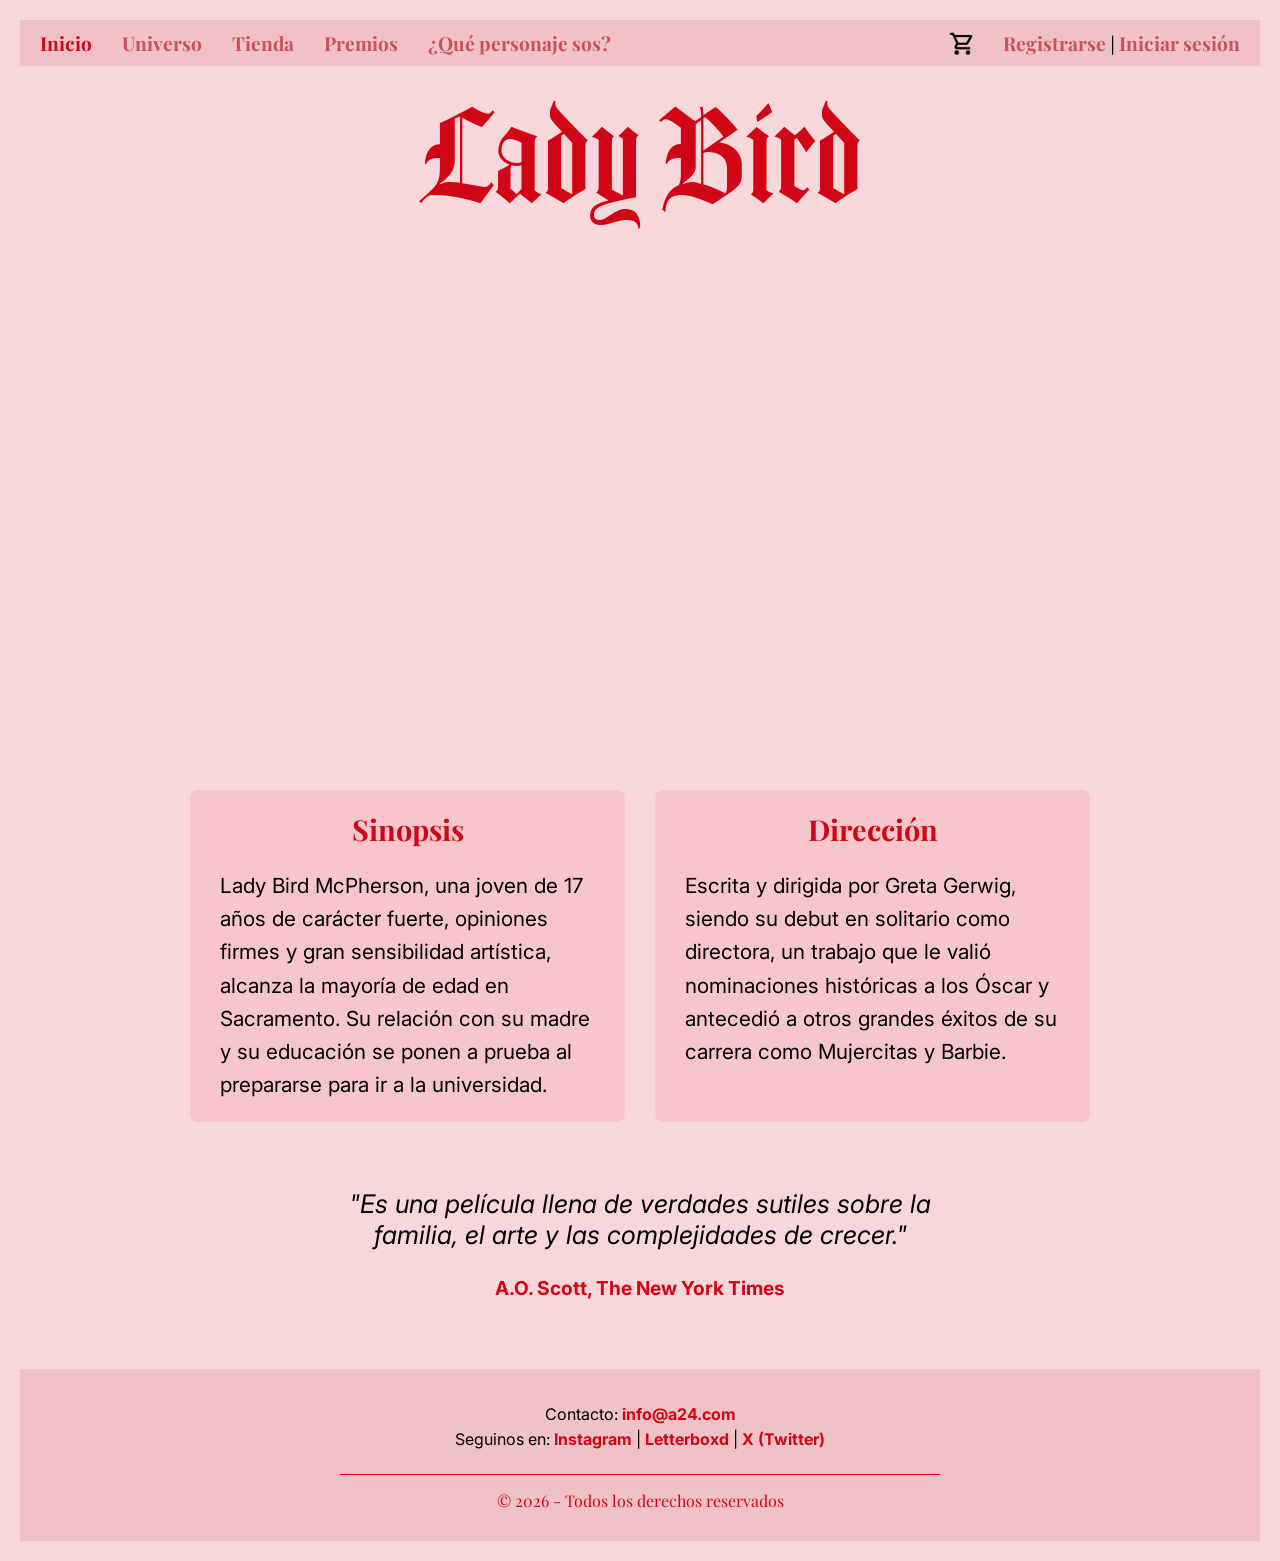
<file: index.html>
<!DOCTYPE html:5>
<html>
  <head>
    <title>Lady bird</title>
    <link rel="preconnect" href="https://fonts.googleapis.com">
<link rel="preconnect" href="https://fonts.gstatic.com" crossorigin>
<link href="https://fonts.googleapis.com/css2?family=UnifrakturCook:wght@700&display=swap" rel="stylesheet">
  <link rel="preconnect" href="https://fonts.googleapis.com">
<link rel="preconnect" href="https://fonts.gstatic.com" crossorigin>
<link href="https://fonts.googleapis.com/css2?family=Playfair+Display:ital,wght@0,400..900;1,400..900&display=swap" rel="stylesheet">
<link rel="preconnect" href="https://fonts.googleapis.com">
<link rel="preconnect" href="https://fonts.gstatic.com" crossorigin>
<link href="https://fonts.googleapis.com/css2?family=Inter:ital,opsz,wght@0,14..32,100..900;1,14..32,100..900&display=swap" rel="stylesheet">
 <link rel="stylesheet" type="text/css" href="./styles.css">
</head>

<body>
  <header>
    <button class="menu-toggle" id="menu-toggle" onclick="toggleMenu()">
        ☰
      </button>

    <nav class="header-izquierda" id="nav-links">
      <a href="index.html" class="usando">Inicio</a>
      <a href="universo.html">Universo</a>
      <a href="tienda.html">Tienda</a>
      <a href="premios.html">Premios</a>
      <a href="Quiz.html">¿Qué personaje sos?</a>
    </nav>
    
    <nav class="header-derecha">
      <a href="#" class="carrito-link">
        <img src="carrito.png" alt="Carrito" class="icono-carrito">
      </a>
      
      <span id="zona-usuario">
        <span id="botones-ingreso">
          <a href="#" onclick="abrirRegistro()">Registrarse</a> | <a href="#" onclick="abrirLogin()">Iniciar sesión</a>
        </span>
        
        <span id="mensaje-bienvenida" style="display: none;">
          <span id="texto-hola" style="font-family:'Inter', serif; font-weight: bold;"></span> | 
          <a href="#" onclick="cerrarSesion()">Cerrar sesión</a>
        </span>
      </span>
    </nav>
    
    <div id="popup-login" class="popup recuadro-caja" style="display: none;">
      <h3 style="color:#d00515; font-family:'Playfair Display', serif;">Iniciar Sesión</h3>
      <p style="font-family:'Inter', serif; margin-bottom: 5px;">Tu Nombre:</p>
      <input type="text" id="login-nombre" placeholder="Ej: Valentina" style="margin-bottom: 15px; padding: 5px; width: 100%;">
      <button onclick="procesarLogin()" class="boton-cerrar">Ingresar</button>
      <button onclick="cerrarPopups()" class="boton-cerrar" style="background-color: #333;">Cancelar</button>
      <p style="margin-top: 15px; font-family:'Inter', serif; font-size: 14px;">
        ¿No tenés cuenta? <a href="#" onclick="abrirRegistro()">Registrate acá</a>
      </p>
    </div>
    
    <div id="popup-registro" class="popup recuadro-caja" style="display: none;">
      <h3 style="color:#d00515; font-family:'Playfair Display', serif;">Registrarse</h3>
      <p style="font-family:'Inter', serif; margin-bottom: 5px;">Tu Nombre:</p>
      <input type="text" id="registro-nombre" placeholder="Ej: Valentina" style="margin-bottom: 15px; padding: 5px; width: 100%;">
      <p style="font-family:'Inter', serif; margin-bottom: 5px;">Tu Email:</p>
      <input type="email" id="registro-email" placeholder="lady@bird.com" style="margin-bottom: 15px; padding: 5px; width: 100%;">
      <button onclick="procesarRegistro()" class="boton-cerrar">Crear cuenta</button>
      <button onclick="cerrarPopups()" class="boton-cerrar" style="background-color: #333;">Cancelar</button>
    </div>
</header>
        
  <h1>Lady Bird</h1>
        <section>
          <div class="videocontainer">
            <iframe width="560" height="315" src="https://www.youtube.com/embed/cNi_HC839Wo?si=P9uXGLhVDMvvc04c&amp;controls=0" title="YouTube video player" frameborder="0" allow="accelerometer; autoplay; clipboard-write; encrypted-media; gyroscope; picture-in-picture; web-share" referrerpolicy="strict-origin-when-cross-origin" allowfullscreen></iframe>
        </section>
      <section class="info-dos-columnas">
        <div class="columna recuadro-caja">
          <h2>Sinopsis</h2>
          <p>Lady Bird McPherson, una joven de 17 años de carácter fuerte, opiniones firmes y gran sensibilidad artística, alcanza la mayoría de edad en Sacramento. Su relación con su madre y su educación se ponen a prueba al prepararse para ir a la universidad.</p>
        </div>
        <div class="columna recuadro-caja">
          <h2>Dirección</h2>
          <p>Escrita y dirigida por Greta Gerwig, siendo su debut en solitario como directora, un trabajo que le valió nominaciones históricas a los Óscar y antecedió a otros grandes éxitos de su carrera como Mujercitas y Barbie.</p>
        </div>
      </section>
      <section class="seccion-cita">
        <div class="cita-critica">
          <p class="texto-cita">"Es una película llena de verdades sutiles sobre la familia, el arte y las complejidades de crecer."</p>
          <p class="autor-cita">A.O. Scott, The New York Times</p>
        </div>
      </section>
      <footer class="footer-copyright">
        <div class="info-contacto">
        <p>Contacto: <a href="mailto:info@a24.com">info@a24.com</a></p>
        <p>Seguinos en: 
            <a href="https://www.instagram.com/ladybirdmovie/" target="_blank">Instagram</a> | 
            <a href="https://letterboxd.com/film/lady-bird/" target="_blank">Letterboxd</a> | 
            <a href="https://twitter.com/LadyBirdMovie" target="_blank">X (Twitter)</a>
        </p>
      </div>
        <p class="legales">© 2026 - Todos los derechos reservados</p>
      </footer>
      
      <script src="script.js"></script>
      </div>
      </body>
</html>
</file>
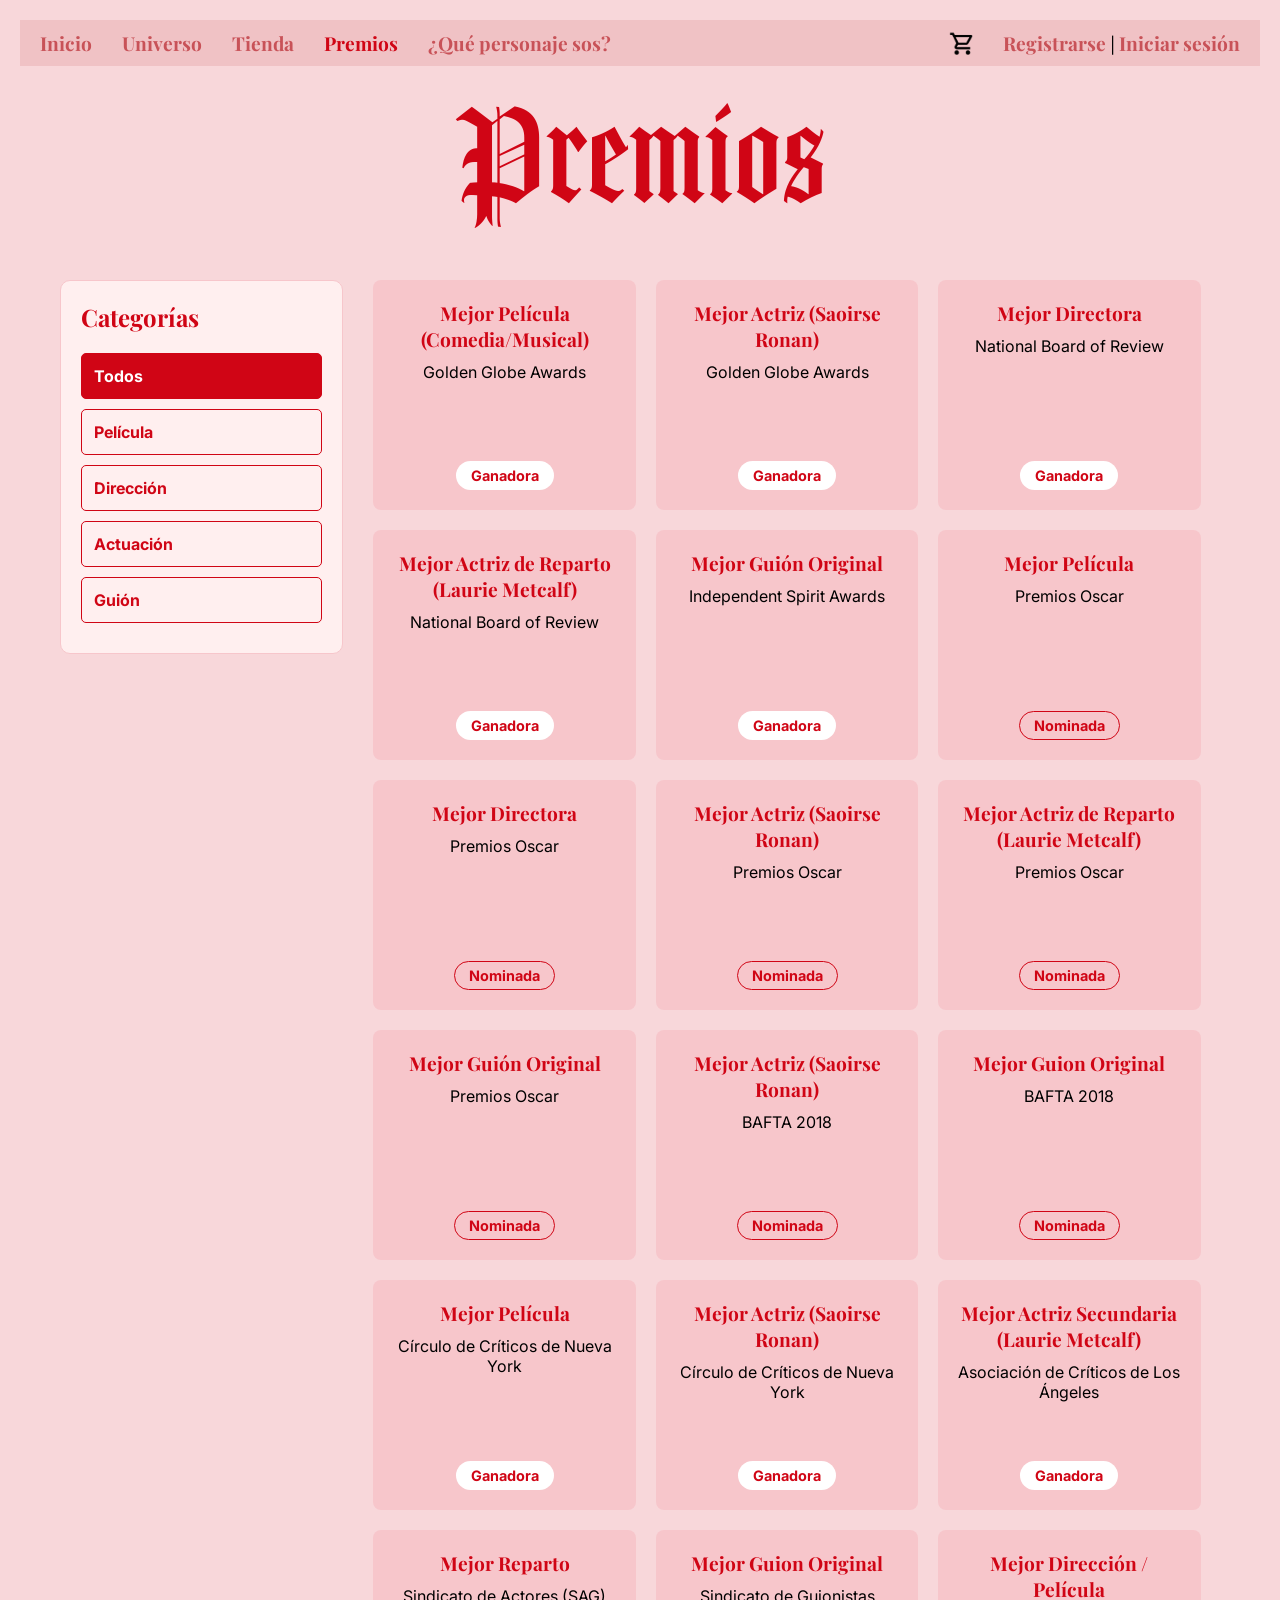
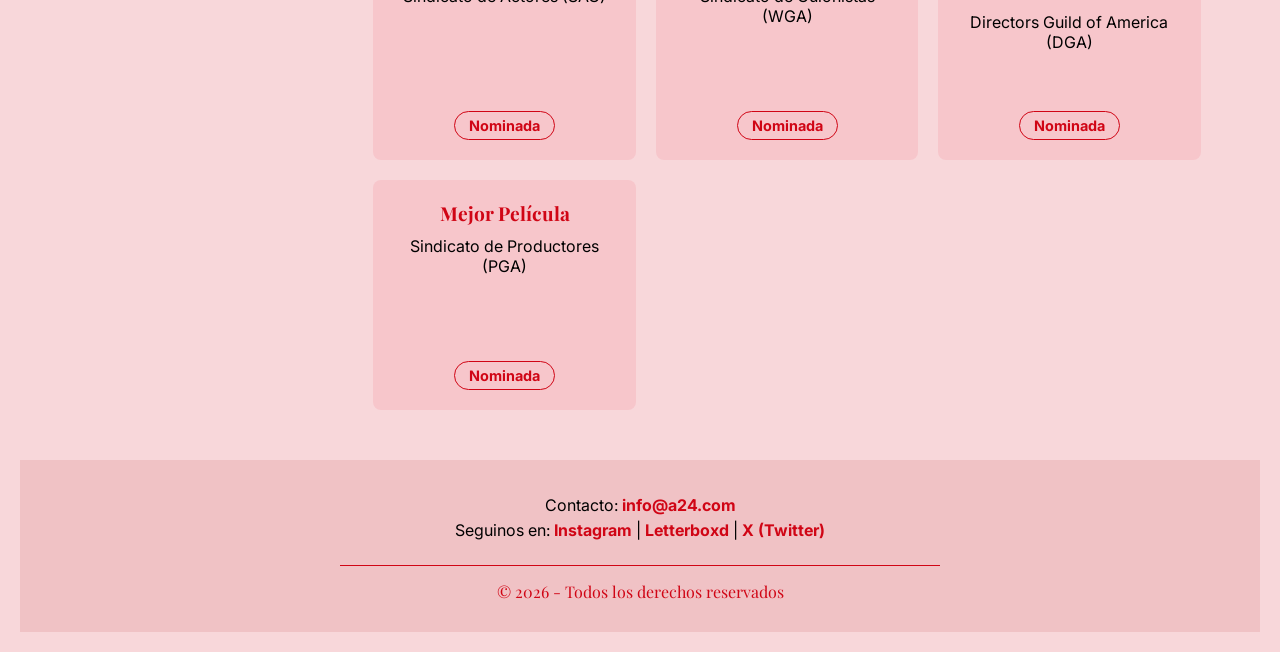
<file: premios.html>
<!DOCTYPE html:5>
<html>
    <head>
        <title> El universo de la pelicula</title>
         <link rel="stylesheet" href="styles.css">
         <link rel="preconnect" href="https://fonts.googleapis.com">
<link rel="preconnect" href="https://fonts.gstatic.com" crossorigin>
<link href="https://fonts.googleapis.com/css2?family=UnifrakturCook:wght@700&display=swap" rel="stylesheet">
  <link rel="preconnect" href="https://fonts.googleapis.com">
<link rel="preconnect" href="https://fonts.gstatic.com" crossorigin>
<link href="https://fonts.googleapis.com/css2?family=Playfair+Display:ital,wght@0,400..900;1,400..900&display=swap" rel="stylesheet">
<link rel="preconnect" href="https://fonts.googleapis.com">
<link rel="preconnect" href="https://fonts.gstatic.com" crossorigin>
<link href="https://fonts.googleapis.com/css2?family=Inter:ital,opsz,wght@0,14..32,100..900;1,14..32,100..900&display=swap" rel="stylesheet">
    </head>
    <body>
        <header>
          <button class="menu-toggle" id="menu-toggle" onclick="toggleMenu()">
            ☰
          </button>

    <nav class="header-izquierda" id="nav-links">
                 <a href="index.html">Inicio</a>
                 <a href="universo.html">Universo</a>
                 <a href="tienda.html">Tienda</a>
                 <a href="premios.html" class="usando">Premios</a>
                 <a href="Quiz.html">¿Qué personaje sos?</a>
            </nav>
         <nav class="header-derecha">
        <a href="#" class="carrito-link">
          <img src="carrito.png" alt="Carrito" class="icono-carrito">
        </a>
      <span id="zona-usuario">
        <span id="botones-ingreso">
          <a href="#" onclick="abrirRegistro()">Registrarse</a> | <a href="#" onclick="abrirLogin()">Iniciar sesión</a>
        </span>
        
        <span id="mensaje-bienvenida" style="display: none;">
          <span id="texto-hola" style="font-family:'Inter', serif; font-weight: bold;"></span> | 
          <a href="#" onclick="cerrarSesion()">Cerrar sesión</a>
        </span>
      </span>
    </nav>
    
    <div id="popup-login" class="popup recuadro-caja" style="display: none;">
      <h3 style="color:#d00515; font-family:'Playfair Display', serif;">Iniciar Sesión</h3>
      <p style="font-family:'Inter', serif; margin-bottom: 5px;">Tu Nombre:</p>
      <input type="text" id="login-nombre" placeholder="Ej: Valentina" style="margin-bottom: 15px; padding: 5px; width: 100%;">
      <button onclick="procesarLogin()" class="boton-cerrar">Ingresar</button>
      <button onclick="cerrarPopups()" class="boton-cerrar" style="background-color: #333;">Cancelar</button>
      <p style="margin-top: 15px; font-family:'Inter', serif; font-size: 14px;">
        ¿No tenés cuenta? <a href="#" onclick="abrirRegistro()">Registrate acá</a>
      </p>
    </div>
    
    <div id="popup-registro" class="popup recuadro-caja" style="display: none;">
      <h3 style="color:#d00515; font-family:'Playfair Display', serif;">Registrarse</h3>
      <p style="font-family:'Inter', serif; margin-bottom: 5px;">Tu Nombre:</p>
      <input type="text" id="registro-nombre" placeholder="Ej: Valentina" style="margin-bottom: 15px; padding: 5px; width: 100%;">
      <p style="font-family:'Inter', serif; margin-bottom: 5px;">Tu Email:</p>
      <input type="email" id="registro-email" placeholder="lady@bird.com" style="margin-bottom: 15px; padding: 5px; width: 100%;">
      <button onclick="procesarRegistro()" class="boton-cerrar">Crear cuenta</button>
      <button onclick="cerrarPopups()" class="boton-cerrar" style="background-color: #333;">Cancelar</button>
    </div>
  </header>
        
        <h1>Premios</h1>
        <input type="radio" id="filtro-todos" name="premios" checked>
        <input type="radio" id="filtro-pelicula" name="premios">
        <input type="radio" id="filtro-direccion" name="premios">
        <input type="radio" id="filtro-actuacion" name="premios">
        <input type="radio" id="filtro-guion" name="premios">
        
        <section class="seccion-premios">
          <aside class="panel-filtros">
            <h3>Categorías</h3>
            <label for="filtro-todos" class="filtro-btn">Todos</label>
            <label for="filtro-pelicula" class="filtro-btn">Película</label>
            <label for="filtro-direccion" class="filtro-btn">Dirección</label>
            <label for="filtro-actuacion" class="filtro-btn">Actuación</label>
            <label for="filtro-guion" class="filtro-btn">Guión</label>
          </aside>
          
      <div class="contenedor-tarjetas-premios">   
      <div class="tarjeta-premio" data-categoria="pelicula">
          <div class="tarjeta-interior">
            <div class="tarjeta-frente">
                <h3>Mejor Película (Comedia/Musical)</h3>
                <p>Golden Globe Awards</p>
                <span class="etiqueta-premio">Ganadora</span>
            </div>
            
            <div class="tarjeta-dorso">
                <p>Superó a grandes éxitos de taquilla y crítica en su año, como 'The Greatest Showman' y 'Get Out'.</p>
            </div>
        </div>
      </div>

    <div class="tarjeta-premio" data-categoria="actuacion">
      <div class="tarjeta-interior">
        <div class="tarjeta-frente">
          <h3>Mejor Actriz (Saoirse Ronan)</h3>
          <p>Golden Globe Awards</p>
          <span class="etiqueta-premio">Ganadora</span>
        </div>
        
        <div class="tarjeta-dorso">
          <p>Saoirse brilló en la gala y dio su discurso de agradecimiento mientras su madre la miraba por FaceTime.</p>
        </div>
      </div>
    </div>

    <div class="tarjeta-premio" data-categoria="direccion">
      <div class="tarjeta-interior">
        <div class="tarjeta-frente">
          <h3>Mejor Directora</h3>
          <p>National Board of Review</p>
          <span class="etiqueta-premio">Ganadora</span>
        </div>
        
        <div class="tarjeta-dorso">
          <p>Un reconocimiento histórico y clave que validó el debut de Greta Gerwig como directora en solitario.</p>
        </div>
      </div>
    </div>

    <div class="tarjeta-premio" data-categoria="actuacion">
      <div class="tarjeta-interior">
        <div class="tarjeta-frente">
          <h3>Mejor Actriz de Reparto (Laurie Metcalf)</h3>
          <p>National Board of Review</p>
          <span class="etiqueta-premio">Ganadora</span>
        </div>
        
        <div class="tarjeta-dorso">
          <p>La crítica destacó la química innegable, caótica y real entre Laurie Metcalf y Saoirse Ronan.</p>
        </div>
      </div>
    </div>

    <div class="tarjeta-premio" data-categoria="guion">
      <div class="tarjeta-interior">
        <div class="tarjeta-frente">
          <h3>Mejor Guión Original</h3>
          <p>Independent Spirit Awards</p>
          <span class="etiqueta-premio">Ganadora</span>
        </div>
        
        <div class="tarjeta-dorso">
          <p>El premio más prestigioso del cine independiente norteamericano coronó los diálogos de la película.</p>
        </div>
      </div>
    </div>

    <div class="tarjeta-premio" data-categoria="pelicula">
      <div class="tarjeta-interior">
        <div class="tarjeta-frente">
          <h3>Mejor Película</h3>
          <p>Premios Oscar</p>
          <span class="etiqueta-nominacion">Nominada</span>
        </div>
        
      <div class="tarjeta-dorso">
        <p>Llegó a la gala como una de las películas más aclamadas de 2017, con un histórico 99% en Rotten Tomatoes.</p>
      </div>
    </div>
  </div>

    <div class="tarjeta-premio" data-categoria="direccion">
      <div class="tarjeta-interior">
        <div class="tarjeta-frente">
          <h3>Mejor Directora</h3>
          <p>Premios Oscar</p>
          <span class="etiqueta-nominacion">Nominada</span>
        </div>
        <div class="tarjeta-dorso">
          <p>Greta Gerwig hizo historia al ser apenas la quinta mujer nominada en esta categoría en 90 años de los premios.</p>
        </div>
      </div>
    </div>

    <div class="tarjeta-premio" data-categoria="actuacion">
      <div class="tarjeta-interior">
        <div class="tarjeta-frente">
          <h3>Mejor Actriz (Saoirse Ronan)</h3>
          <p>Premios Oscar</p>
          <span class="etiqueta-nominacion">Nominada</span>
        </div>
        
        <div class="tarjeta-dorso">
          <p>Esta fue la tercera nominación al Oscar en la carrera de Saoirse, quien apenas tenía 23 años de edad.</p>
        </div>
      </div>
    </div>

    <div class="tarjeta-premio" data-categoria="actuacion">
      <div class="tarjeta-interior">
        <div class="tarjeta-frente">
          <h3>Mejor Actriz de Reparto (Laurie Metcalf)</h3>
          <p>Premios Oscar</p>
          <span class="etiqueta-nominacion">Nominada</span>
        </div>
        
        <div class="tarjeta-dorso">
          <p>El profundo y complejo papel de Marion McPherson consolidó a Laurie Metcalf como una fuerza del cine.</p>
        </div>
      </div>
    </div>

    <div class="tarjeta-premio" data-categoria="guion">
      <div class="tarjeta-interior">
        <div class="tarjeta-frente">
          <h3>Mejor Guión Original</h3>
          <p>Premios Oscar</p>
          <span class="etiqueta-nominacion">Nominada</span>
        </div>
        
        <div class="tarjeta-dorso">
          <p>El primer borrador escrito por Greta tenía más de 350 páginas y tomaba inspiración de su vida en Sacramento.</p>
        </div>
      </div>
    </div>

    <div class="tarjeta-premio" data-categoria="actuacion">
      <div class="tarjeta-interior">
        <div class="tarjeta-frente">
          <h3>Mejor Actriz (Saoirse Ronan)</h3>
          <p>BAFTA 2018</p>
          <span class="etiqueta-nominacion">Nominada</span>
        </div>
        
        <div class="tarjeta-dorso">
          <p>Nominación de peso en los premios más prestigiosos entregados por la academia de cine británica.</p>
        </div>
      </div>
    </div>

    <div class="tarjeta-premio" data-categoria="guion">
      <div class="tarjeta-interior">
        <div class="tarjeta-frente">
          <h3>Mejor Guion Original</h3>
          <p>BAFTA 2018</p>
          <span class="etiqueta-nominacion">Nominada</span>
        </div>
        
        <div class="tarjeta-dorso">
          <p>Reconocimiento internacional al guion profundamente personal e íntimo estructurado por Gerwig.</p>
        </div>
      </div>
    </div>

    <div class="tarjeta-premio" data-categoria="pelicula">
      <div class="tarjeta-interior">
        <div class="tarjeta-frente">
          <h3>Mejor Película</h3>
          <p>Círculo de Críticos de Nueva York</p>
          <span class="etiqueta-premio">Ganadora</span>
        </div>
        
        <div class="tarjeta-dorso">
          <p>Los exigentes críticos neoyorquinos eligieron a Lady Bird como la obra cinematográfica indiscutida del año.</p>
        </div>
      </div>
    </div>

    <div class="tarjeta-premio" data-categoria="actuacion">
      <div class="tarjeta-interior">
        <div class="tarjeta-frente">
          <h3>Mejor Actriz (Saoirse Ronan)</h3>
          <p>Círculo de Críticos de Nueva York</p>
          <span class="etiqueta-premio">Ganadora</span>
        </div>
        <div class="tarjeta-dorso">
          <p>Saoirse fue galardonada por una de las asociaciones de críticos de cine más antiguas e influyentes del país.</p>
        </div>
      </div>
    </div>

    <div class="tarjeta-premio" data-categoria="actuacion">
      <div class="tarjeta-interior">
        <div class="tarjeta-frente">
          <h3>Mejor Actriz Secundaria (Laurie Metcalf)</h3>
          <p>Asociación de Críticos de Los Ángeles</p>
          <span class="etiqueta-premio">Ganadora</span>
        </div>
        
        <div class="tarjeta-dorso">
          <p>La crítica de Los Ángeles se rindió ante la interpretación maternal, estricta y amorosa de Metcalf.</p>
        </div>
      </div>
    </div>

    <div class="tarjeta-premio" data-categoria="actuacion">
      <div class="tarjeta-interior">
        <div class="tarjeta-frente">
          <h3>Mejor Reparto</h3>
          <p>Sindicato de Actores (SAG)</p>
          <span class="etiqueta-nominacion">Nominada</span>
        </div>
        
        <div class="tarjeta-dorso">
          <p>Todo el elenco, incluyendo a Beanie Feldstein y Timothée Chalamet, fue celebrado por sus propios pares.</p>
        </div>
      </div>
    </div>

    <div class="tarjeta-premio" data-categoria="guion">
      <div class="tarjeta-interior">
        <div class="tarjeta-frente">
          <h3>Mejor Guion Original</h3>
          <p>Sindicato de Guionistas (WGA)</p>
          <span class="etiqueta-nominacion">Nominada</span>
        </div>
        <div class="tarjeta-dorso">
          <p>El sindicato de escritores la reconoció por sus diálogos ágiles, su humor realista y su gran carga emotiva.</p>
        </div>
      </div>
    </div>

    <div class="tarjeta-premio" data-categoria="direccion">
      <div class="tarjeta-interior">
        <div class="tarjeta-frente">
          <h3>Mejor Dirección / Película</h3>
          <p>Directors Guild of America (DGA)</p>
          <span class="etiqueta-nominacion">Nominada</span>
        </div>
        
        <div class="tarjeta-dorso">
          <p>Greta logró meterse en el exclusivísimo y exigente club del sindicato de directores con su obra prima.</p>
        </div>
      </div>
    </div>

    <div class="tarjeta-premio" data-categoria="pelicula">
      <div class="tarjeta-interior">
        <div class="tarjeta-frente">
          <h3>Mejor Película</h3>
          <p>Sindicato de Productores (PGA)</p>
          <span class="etiqueta-nominacion">Nominada</span>
        </div>
        
        <div class="tarjeta-dorso">
          <p>Un premio que reconoció la excelente visión y producción del estudio A24 durante toda la temporada.</p>
        </div>
      </div>
    </div>
</div>
        </section>
        <footer class="footer-copyright">
          <div class="info-contacto">
            <p>Contacto: <a href="mailto:info@a24.com">info@a24.com</a></p>
            <p>Seguinos en: 
              <a href="https://www.instagram.com/ladybirdmovie/" target="_blank">Instagram</a> | 
              <a href="https://letterboxd.com/film/lady-bird/" target="_blank">Letterboxd</a> | 
              <a href="https://twitter.com/LadyBirdMovie" target="_blank">X (Twitter)</a>
            </p>
          </div>
        <p class="legales">© 2026 - Todos los derechos reservados</p>
       </footer>
       
       <script src="script.js"></script>
    </body>
</html>
</file>
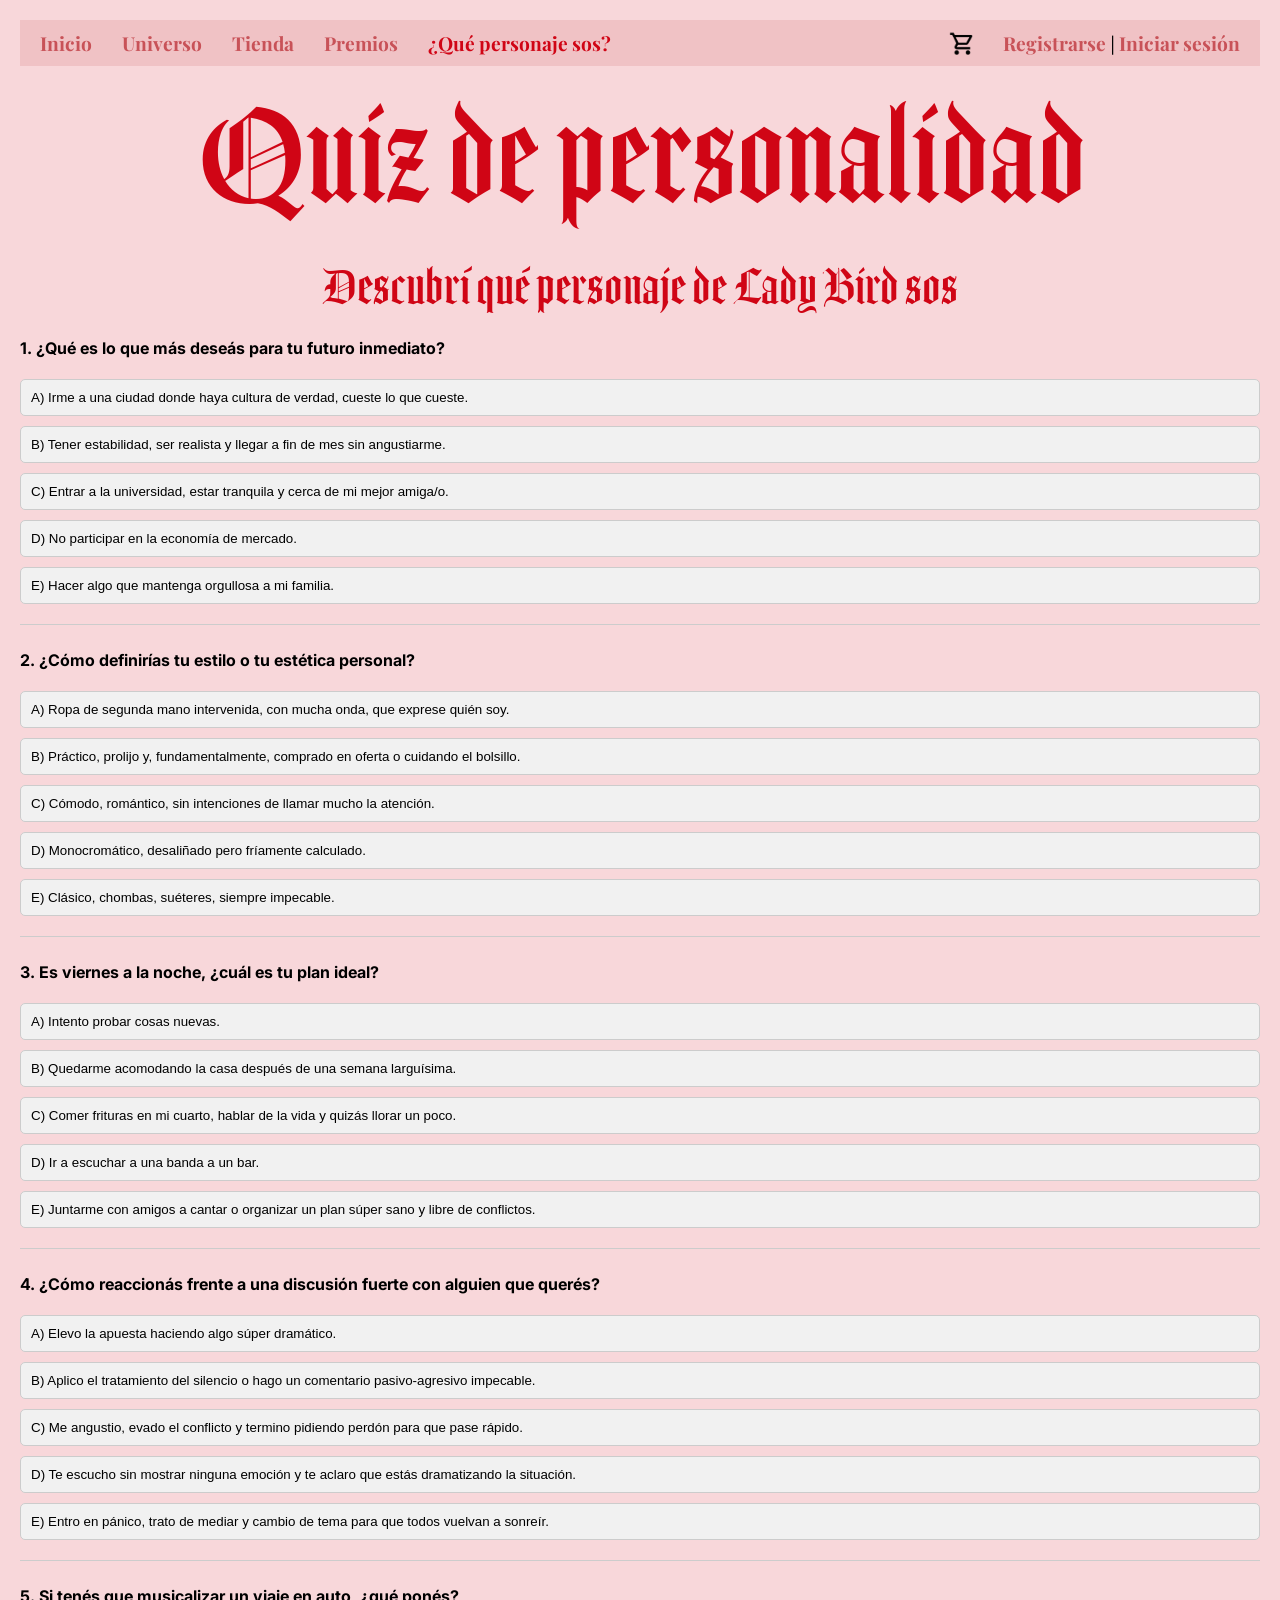
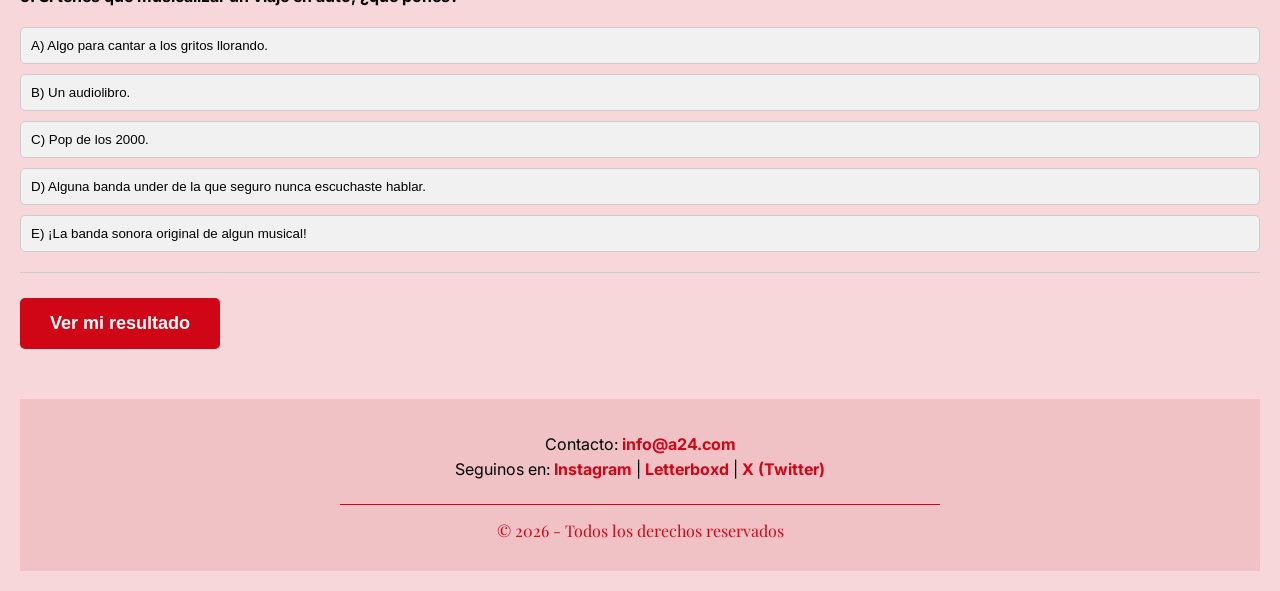
<file: Quiz.html>
<!DOCTYPE html:5>
<html>
    <head>
        <title> Quiz Lady Bird</title>
         <link rel="stylesheet" href="styles.css">
         <link rel="preconnect" href="https://fonts.googleapis.com">
<link rel="preconnect" href="https://fonts.gstatic.com" crossorigin>
<link href="https://fonts.googleapis.com/css2?family=UnifrakturCook:wght@700&display=swap" rel="stylesheet">
  <link rel="preconnect" href="https://fonts.googleapis.com">
<link rel="preconnect" href="https://fonts.gstatic.com" crossorigin>
<link href="https://fonts.googleapis.com/css2?family=Playfair+Display:ital,wght@0,400..900;1,400..900&display=swap" rel="stylesheet">
<link rel="preconnect" href="https://fonts.googleapis.com">
<link rel="preconnect" href="https://fonts.gstatic.com" crossorigin>
<link href="https://fonts.googleapis.com/css2?family=Inter:ital,opsz,wght@0,14..32,100..900;1,14..32,100..900&display=swap" rel="stylesheet">
    </head>
    <body>
        <header>
          <button class="menu-toggle" id="menu-toggle" onclick="toggleMenu()">
            ☰
          </button>

    <nav class="header-izquierda" id="nav-links">
                 <a href="index.html">Inicio</a>
                 <a href="universo.html">Universo</a>
                 <a href="tienda.html">Tienda</a>
                 <a href="premios.html">Premios</a>
                 <a href="Quiz.html" class="usando">¿Qué personaje sos?</a>
            </nav>
         <nav class="header-derecha">
        <a href="#" class="carrito-link">
          <img src="carrito.png" alt="Carrito" class="icono-carrito">
        </a>
     <span id="zona-usuario">
        <span id="botones-ingreso">
          <a href="#" onclick="abrirRegistro()">Registrarse</a> | <a href="#" onclick="abrirLogin()">Iniciar sesión</a>
        </span>
        
        <span id="mensaje-bienvenida" style="display: none;">
          <span id="texto-hola" style="font-family:'Inter', serif; font-weight: bold;"></span> | 
          <a href="#" onclick="cerrarSesion()">Cerrar sesión</a>
        </span>
      </span>
    </nav>
    
    <div id="popup-login" class="popup recuadro-caja" style="display: none;">
      <h3 style="color:#d00515; font-family:'Playfair Display', serif;">Iniciar Sesión</h3>
      <p style="font-family:'Inter', serif; margin-bottom: 5px;">Tu Nombre:</p>
      <input type="text" id="login-nombre" placeholder="Ej: Valentina" style="margin-bottom: 15px; padding: 5px; width: 100%;">
      <button onclick="procesarLogin()" class="boton-cerrar">Ingresar</button>
      <button onclick="cerrarPopups()" class="boton-cerrar" style="background-color: #333;">Cancelar</button>
      <p style="margin-top: 15px; font-family:'Inter', serif; font-size: 14px;">
        ¿No tenés cuenta? <a href="#" onclick="abrirRegistro()">Registrate acá</a>
      </p>
    </div>
    
    <div id="popup-registro" class="popup recuadro-caja" style="display: none;">
      <h3 style="color:#d00515; font-family:'Playfair Display', serif;">Registrarse</h3>
      <p style="font-family:'Inter', serif; margin-bottom: 5px;">Tu Nombre:</p>
      <input type="text" id="registro-nombre" placeholder="Ej: Valentina" style="margin-bottom: 15px; padding: 5px; width: 100%;">
      <p style="font-family:'Inter', serif; margin-bottom: 5px;">Tu Email:</p>
      <input type="email" id="registro-email" placeholder="lady@bird.com" style="margin-bottom: 15px; padding: 5px; width: 100%;">
      <button onclick="procesarRegistro()" class="boton-cerrar">Crear cuenta</button>
      <button onclick="cerrarPopups()" class="boton-cerrar" style="background-color: #333;">Cancelar</button>
    </div>
</header>
  </header>
        
      
        <h1>Quiz de personalidad</h1>
        <h2>Descubrí qué personaje de Lady Bird sos</h2>
       <div class="caja-pregunta">
  <p><strong>1. ¿Qué es lo que más deseás para tu futuro inmediato?</strong></p>
  <div><button id="btn-1-A" onclick="elegirOpcion(1, 'A', 'btn-1-A')">A) Irme a una ciudad donde haya cultura de verdad, cueste lo que cueste.</button></div>
  <div><button id="btn-1-B" onclick="elegirOpcion(1, 'B', 'btn-1-B')">B) Tener estabilidad, ser realista y llegar a fin de mes sin angustiarme.</button></div>
  <div><button id="btn-1-C" onclick="elegirOpcion(1, 'C', 'btn-1-C')">C) Entrar a la universidad, estar tranquila y cerca de mi mejor amiga/o.</button></div>
  <div><button id="btn-1-D" onclick="elegirOpcion(1, 'D', 'btn-1-D')">D) No participar en la economía de mercado.</button></div>
  <div><button id="btn-1-E" onclick="elegirOpcion(1, 'E', 'btn-1-E')">E) Hacer algo que mantenga orgullosa a mi familia.</button></div>
</div>

<div class="caja-pregunta">
      <p><strong>2. ¿Cómo definirías tu estilo o tu estética personal?</strong></p>
      <div><button id="btn-2-A" onclick="elegirOpcion(2, 'A', 'btn-2-A')">A) Ropa de segunda mano intervenida, con mucha onda, que exprese quién soy.</button></div>
      <div><button id="btn-2-B" onclick="elegirOpcion(2, 'B', 'btn-2-B')">B) Práctico, prolijo y, fundamentalmente, comprado en oferta o cuidando el bolsillo.</button></div>
      <div><button id="btn-2-C" onclick="elegirOpcion(2, 'C', 'btn-2-C')">C) Cómodo, romántico, sin intenciones de llamar mucho la atención.</button></div>
      <div><button id="btn-2-D" onclick="elegirOpcion(2, 'D', 'btn-2-D')">D) Monocromático, desaliñado pero fríamente calculado.</button></div>
      <div><button id="btn-2-E" onclick="elegirOpcion(2, 'E', 'btn-2-E')">E) Clásico, chombas, suéteres, siempre impecable.</button></div>
    </div>

 <div class="caja-pregunta">
      <p><strong>3. Es viernes a la noche, ¿cuál es tu plan ideal?</strong></p>
      <div><button id="btn-3-A" onclick="elegirOpcion(3, 'A', 'btn-3-A')">A) Intento probar cosas nuevas.</button></div>
      <div><button id="btn-3-B" onclick="elegirOpcion(3, 'B', 'btn-3-B')">B) Quedarme acomodando la casa después de una semana larguísima.</button></div>
      <div><button id="btn-3-C" onclick="elegirOpcion(3, 'C', 'btn-3-C')">C) Comer frituras en mi cuarto, hablar de la vida y quizás llorar un poco.</button></div>
      <div><button id="btn-3-D" onclick="elegirOpcion(3, 'D', 'btn-3-D')">D) Ir a escuchar a una banda a un bar.</button></div>
      <div><button id="btn-3-E" onclick="elegirOpcion(3, 'E', 'btn-3-E')">E) Juntarme con amigos a cantar o organizar un plan súper sano y libre de conflictos.</button></div>
    </div>

  <div class="caja-pregunta">
      <p><strong>4. ¿Cómo reaccionás frente a una discusión fuerte con alguien que querés?</strong></p>
      <div><button id="btn-4-A" onclick="elegirOpcion(4, 'A', 'btn-4-A')">A) Elevo la apuesta haciendo algo súper dramático.</button></div>
      <div><button id="btn-4-B" onclick="elegirOpcion(4, 'B', 'btn-4-B')">B) Aplico el tratamiento del silencio o hago un comentario pasivo-agresivo impecable.</button></div>
      <div><button id="btn-4-C" onclick="elegirOpcion(4, 'C', 'btn-4-C')">C) Me angustio, evado el conflicto y termino pidiendo perdón para que pase rápido.</button></div>
      <div><button id="btn-4-D" onclick="elegirOpcion(4, 'D', 'btn-4-D')">D) Te escucho sin mostrar ninguna emoción y te aclaro que estás dramatizando la situación.</button></div>
      <div><button id="btn-4-E" onclick="elegirOpcion(4, 'E', 'btn-4-E')">E) Entro en pánico, trato de mediar y cambio de tema para que todos vuelvan a sonreír.</button></div>
    </div>

  <div class="caja-pregunta">
      <p><strong>5. Si tenés que musicalizar un viaje en auto, ¿qué ponés?</strong></p>
      <div><button id="btn-5-A" onclick="elegirOpcion(5, 'A', 'btn-5-A')">A) Algo para cantar a los gritos llorando.</button></div>
      <div><button id="btn-5-B" onclick="elegirOpcion(5, 'B', 'btn-5-B')">B) Un audiolibro.</button></div>
      <div><button id="btn-5-C" onclick="elegirOpcion(5, 'C', 'btn-5-C')">C) Pop de los 2000.</button></div>
      <div><button id="btn-5-D" onclick="elegirOpcion(5, 'D', 'btn-5-D')">D) Alguna banda under de la que seguro nunca escuchaste hablar.</button></div>
      <div><button id="btn-5-E" onclick="elegirOpcion(5, 'E', 'btn-5-E')">E) ¡La banda sonora original de algun musical!</button></div>
    </div>
   
    <div class="caja-boton-final">
      <button class="boton-calcular" onclick="calcularResultado()">Ver mi resultado</button>
    </div>

    <div id="resultado-quiz" style="display:none;">
      <h2 id="nombre-personaje"></h2>
      <p id="descripcion-personaje"></p>
    </div>
</section>
        <footer class="footer-copyright">
           <div class="info-contacto">
        <p>Contacto: <a href="mailto:info@a24.com">info@a24.com</a></p>
        <p>Seguinos en: 
            <a href="https://www.instagram.com/ladybirdmovie/" target="_blank">Instagram</a> | 
            <a href="https://letterboxd.com/film/lady-bird/" target="_blank">Letterboxd</a> | 
            <a href="https://twitter.com/LadyBirdMovie" target="_blank">X (Twitter)</a>
        </p>
      </div>
        <p class="legales">© 2026 - Todos los derechos reservados</p>
       </footer>
    
<script src="script.js"></script>
</body>
</html>
</file>
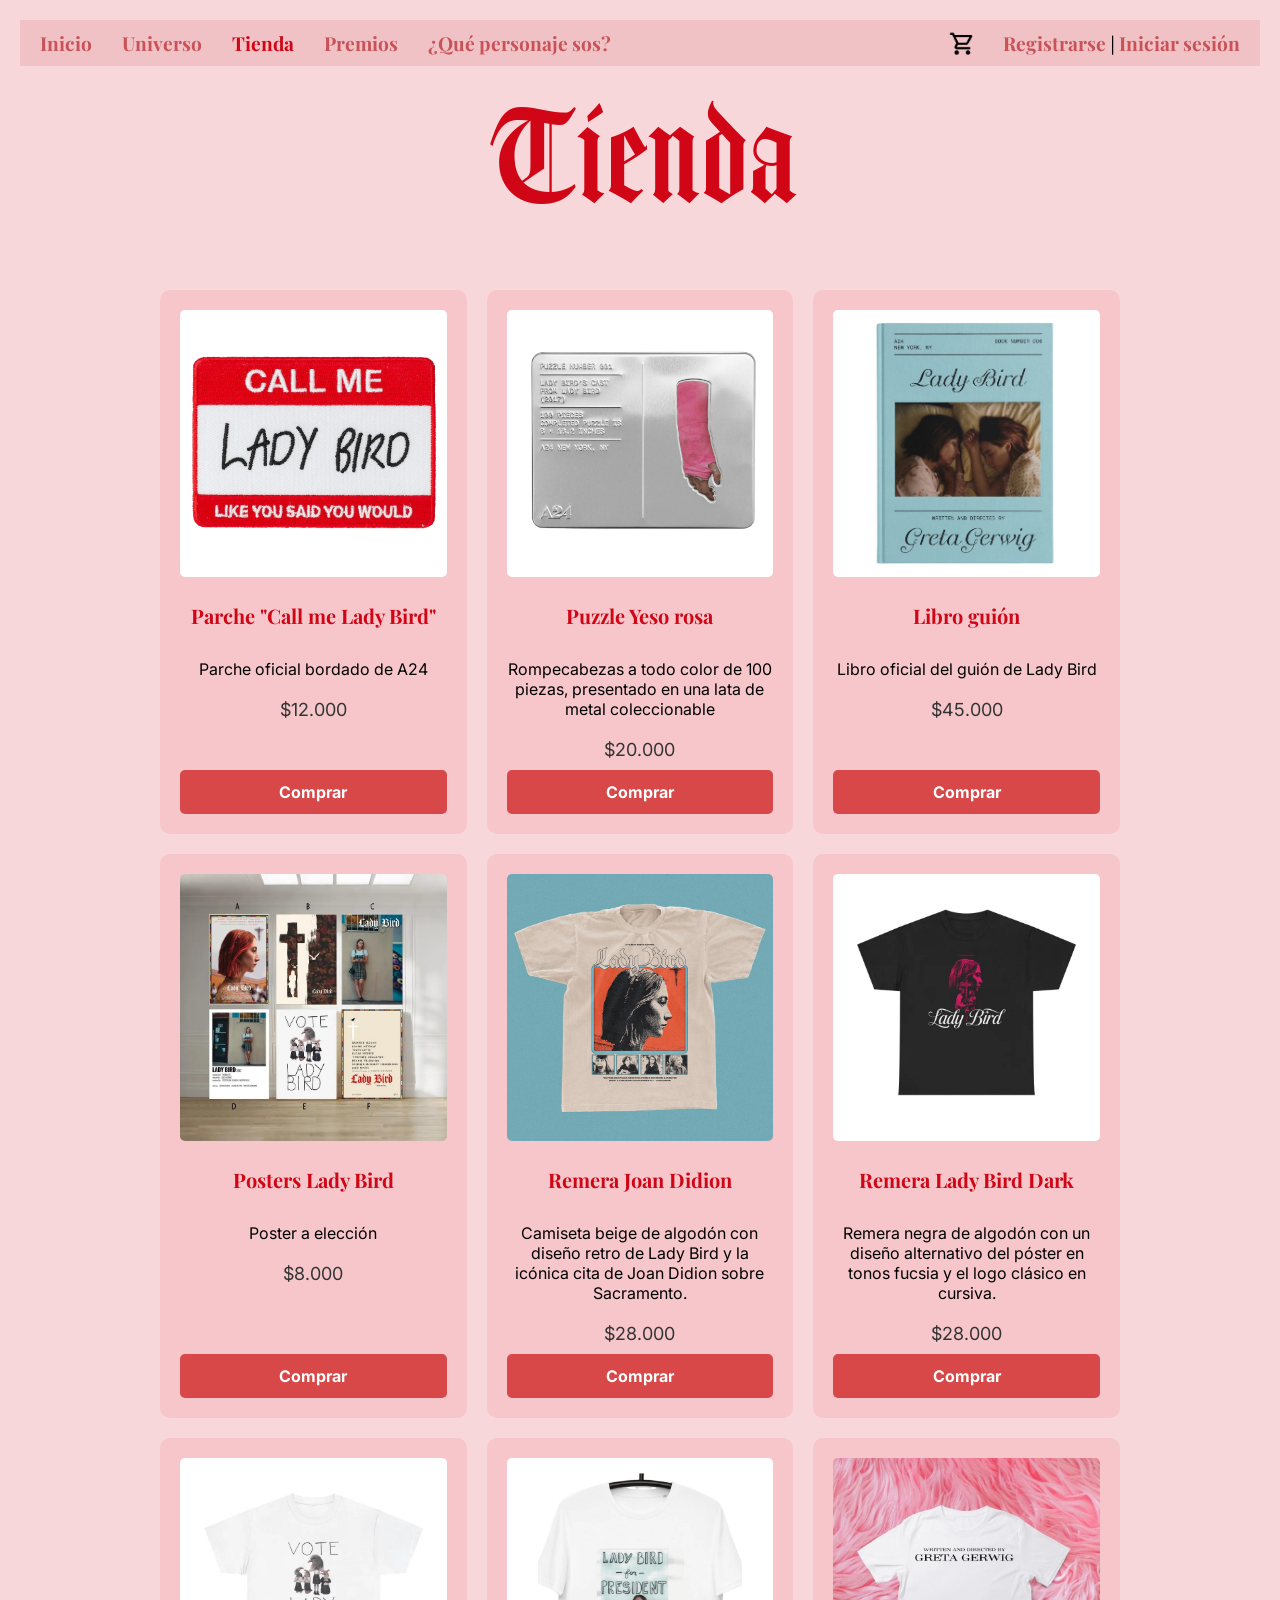
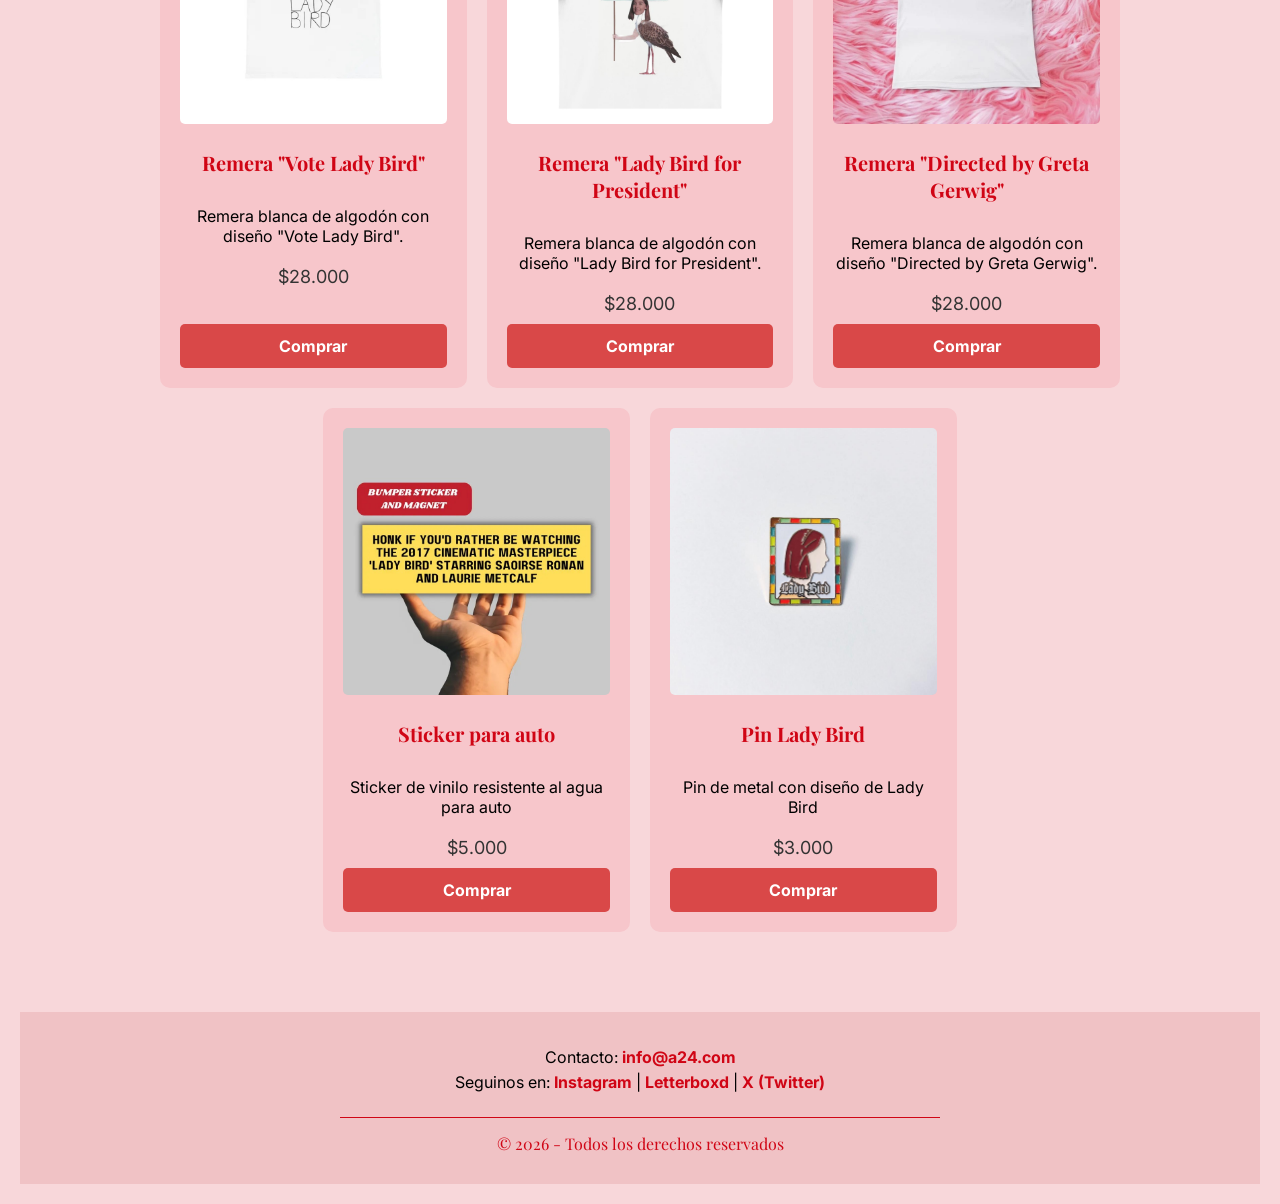
<file: tienda.html>
<!DOCTYPE html:5>
<html>
    <head>
        <title> El universo de la pelicula</title>
         <link rel="stylesheet" href="styles.css">
         <link rel="preconnect" href="https://fonts.googleapis.com">
<link rel="preconnect" href="https://fonts.gstatic.com" crossorigin>
<link href="https://fonts.googleapis.com/css2?family=UnifrakturCook:wght@700&display=swap" rel="stylesheet">
  <link rel="preconnect" href="https://fonts.googleapis.com">
<link rel="preconnect" href="https://fonts.gstatic.com" crossorigin>
<link href="https://fonts.googleapis.com/css2?family=Playfair+Display:ital,wght@0,400..900;1,400..900&display=swap" rel="stylesheet">
<link rel="preconnect" href="https://fonts.googleapis.com">
<link rel="preconnect" href="https://fonts.gstatic.com" crossorigin>
<link href="https://fonts.googleapis.com/css2?family=Inter:ital,opsz,wght@0,14..32,100..900;1,14..32,100..900&display=swap" rel="stylesheet">
    </head>
    <body>
        <header>
          <button class="menu-toggle" id="menu-toggle" onclick="toggleMenu()">
            ☰
          </button>

    <nav class="header-izquierda" id="nav-links">
                <a href="index.html">Inicio</a>
                <a href="universo.html">Universo</a>
                <a href="tienda.html" class="usando">Tienda</a>
                <a href="premios.html">Premios</a>
                <a href="Quiz.html">¿Qué personaje sos?</a>
            </nav>
         <nav class="header-derecha">
        <a href="#" class="carrito-link">
          <img src="carrito.png" alt="Carrito" class="icono-carrito" onclick="mostrarCarrito()">
        </a>
        
       <span id="zona-usuario">
        <span id="botones-ingreso">
          <a href="#" onclick="abrirRegistro()">Registrarse</a> | <a href="#" onclick="abrirLogin()">Iniciar sesión</a>
        </span>
        
        <span id="mensaje-bienvenida" style="display: none;">
          <span id="texto-hola" style="font-family:'Inter', serif; font-weight: bold;"></span> | 
          <a href="#" onclick="cerrarSesion()">Cerrar sesión</a>
        </span>
      </span>
    </nav>
    
    <div id="popup-login" class="popup recuadro-caja" style="display: none;">
      <h3 style="color:#d00515; font-family:'Playfair Display', serif;">Iniciar Sesión</h3>
      <p style="font-family:'Inter', serif; margin-bottom: 5px;">Tu Nombre:</p>
      <input type="text" id="login-nombre" placeholder="Ej: Valentina" style="margin-bottom: 15px; padding: 5px; width: 100%;">
      <button onclick="procesarLogin()" class="boton-cerrar">Ingresar</button>
      <button onclick="cerrarPopups()" class="boton-cerrar" style="background-color: #333;">Cancelar</button>
      <p style="margin-top: 15px; font-family:'Inter', serif; font-size: 14px;">
        ¿No tenés cuenta? <a href="#" onclick="abrirRegistro()">Registrate acá</a>
      </p>
    </div>
    
    <div id="popup-registro" class="popup recuadro-caja" style="display: none;">
      <h3 style="color:#d00515; font-family:'Playfair Display', serif;">Registrarse</h3>
      <p style="font-family:'Inter', serif; margin-bottom: 5px;">Tu Nombre:</p>
      <input type="text" id="registro-nombre" placeholder="Ej: Valentina" style="margin-bottom: 15px; padding: 5px; width: 100%;">
      <p style="font-family:'Inter', serif; margin-bottom: 5px;">Tu Email:</p>
      <input type="email" id="registro-email" placeholder="lady@bird.com" style="margin-bottom: 15px; padding: 5px; width: 100%;">
      <button onclick="procesarRegistro()" class="boton-cerrar">Crear cuenta</button>
      <button onclick="cerrarPopups()" class="boton-cerrar" style="background-color: #333;">Cancelar</button>
    </div>
</header>
  </header>

        <h1>Tienda</h1>
        <div id="cajaCarrito" style="display: none;" class="recuadro-caja"></div>
        <div id="mensajeLindo" style="display: none;">
          <p id="textoMensaje"></p>
          <button onclick="cerrarMensaje()" class="boton-cerrar">Aceptar</button>
        </div>
        
        <div id="cajaLogin" style="display: none;" class="recuadro-caja">
          <h3 style="color:#d00515; font-family:'Playfair Display', serif;">Iniciar Sesión</h3>
          <p style="font-family:'Inter', serif; margin-bottom: 5px;">Tu Nombre:</p>
          <input type="text" id="inputNombre" placeholder="Ej: Valentina" style="margin-bottom: 15px; padding: 5px;">
          <p style="font-family:'Inter', serif; margin-bottom: 5px;">Tu Email:</p>
          <input type="email" id="inputEmail" placeholder="lady@bird.com" style="margin-bottom: 15px; padding: 5px;">
          
          <br>
          <button onclick="procesarLogin()" class="boton-cerrar">Entrar</button>
          <button onclick="cerrarLogin()" class="boton-cerrar" style="background-color: #333;">Cancelar</button>
        </div>
        
        <section class="contenedor-tienda">
        <div class="cuadrado-producto">
          <img src="AAtiendafotos/CAPAZQULTIMOPARXE.jpg">
          <h3>Parche "Call me Lady Bird"</h3>
          <p>Parche oficial bordado de A24</p>
          <p class="precio">$12.000</p>
          <button onclick="agregarAlCarrito('Parche Call me Lady Bird', 12000)"> Comprar</button>
        </div>
        <div class="cuadrado-producto">
          <img src="AAtiendafotos/ULTIMOREALYESOOG1.jpg">
          <h3>Puzzle Yeso rosa</h3>
          <p>Rompecabezas a todo color de 100 piezas, presentado en una lata de metal coleccionable</p>
          <p class="precio">$20.000</p>
          <button onclick="agregarAlCarrito('Puzzle Yeso rosa', 20000)"> Comprar</button>
        </div>
        <div class="cuadrado-producto">
          <img src="AAtiendafotos/pruebalibro.jpg">
          <h3>Libro guión</h3>
          <p>Libro oficial del guión de Lady Bird</p>
          <p class="precio">$45.000</p>
          <button onclick="agregarAlCarrito('Libro guión', 45000)"> Comprar</button>
        </div>
        <div class="cuadrado-producto">
          <img src="AAtiendafotos/Opcionesposters.jpg">
          <h3>Posters Lady Bird</h3>
          <p>Poster a elección</p>
          <p class="precio">$8.000</p>
          <button onclick="agregarAlCarrito('Posters Lady Bird', 8000)"> Comprar</button>
        </div>
        <div class="cuadrado-producto">
          <img src="AAtiendafotos/RemeraLadyBird.jpg">
          <h3>Remera Joan Didion</h3>
          <p>Camiseta beige de algodón con diseño retro de Lady Bird y la icónica cita de Joan Didion sobre Sacramento.</p>
          <p class="precio">$28.000</p>
          <button onclick="agregarAlCarrito('Remera Joan Didion', 28000)"> Comprar</button>
        </div>
        <div class="cuadrado-producto">
          <img src="AAtiendafotos/remerosa.jpg">
          <h3>Remera Lady Bird Dark</h3>
          <p>Remera negra de algodón con un diseño alternativo del póster en tonos fucsia y el logo clásico en cursiva.</p>
          <p class="precio">$28.000</p>
          <button onclick="agregarAlCarrito('Remera Lady Bird Dark', 28000)"> Comprar</button>
        </div>
        <div class="cuadrado-producto">
          <img src="AAtiendafotos/remevote4LBREAL.jpg">
          <h3>Remera "Vote Lady Bird"</h3>
          <p>Remera blanca de algodón con diseño "Vote Lady Bird".</p>
          <p class="precio">$28.000</p>
          <button onclick="agregarAlCarrito('Remera Vote Lady Bird', 28000)"> Comprar</button>
        </div>
        <div class="cuadrado-producto">
          <img src="AAtiendafotos/LBforpresidentremeraxiamor.jpg">
          <h3>Remera "Lady Bird for President"</h3>
          <p>Remera blanca de algodón con diseño "Lady Bird for President".</p>
          <p class="precio">$28.000</p>
          <button onclick="agregarAlCarrito('Remera Lady Bird for President', 28000)"> Comprar</button>
        </div>
        <div class="cuadrado-producto">
          <img src="AAtiendafotos/Remerawrittenbygg.jpg">
          <h3>Remera "Directed by Greta Gerwig"</h3>
          <p>Remera blanca de algodón con diseño "Directed by Greta Gerwig".</p>
          <p class="precio">$28.000</p>
          <button onclick="agregarAlCarrito('Remera Directed by Greta Gerwig', 28000)"> Comprar</button>
        </div>
          <div class="cuadrado-producto">
          <img src="AAtiendafotos/autoStckr.jpg">
          <h3>Sticker para auto</h3>
          <p>Sticker de vinilo resistente al agua para auto</p>
          <p class="precio">$5.000</p>
          <button onclick="agregarAlCarrito('Sticker para auto', 5000)"> Comprar</button>
        </div>
        <div class="cuadrado-producto">
          <img src="AAtiendafotos/PINLB.jpg">
          <h3>Pin Lady Bird</h3>
          <p>Pin de metal con diseño de Lady Bird</p>
          <p class="precio">$3.000</p>
          <button onclick="agregarAlCarrito('Pin Lady Bird', 3000)"> Comprar</button>
        </div>
       </section>
        <footer class="footer-copyright">
           <div class="info-contacto">
        <p>Contacto: <a href="mailto:info@a24.com">info@a24.com</a></p>
        <p>Seguinos en: 
            <a href="https://www.instagram.com/ladybirdmovie/" target="_blank">Instagram</a> | 
            <a href="https://letterboxd.com/film/lady-bird/" target="_blank">Letterboxd</a> | 
            <a href="https://twitter.com/LadyBirdMovie" target="_blank">X (Twitter)</a>
        </p>
      </div>
        <p class="legales">© 2026 - Todos los derechos reservados</p>
       </footer>
<script src="script.js"></script>
</body>
</html>
</file>
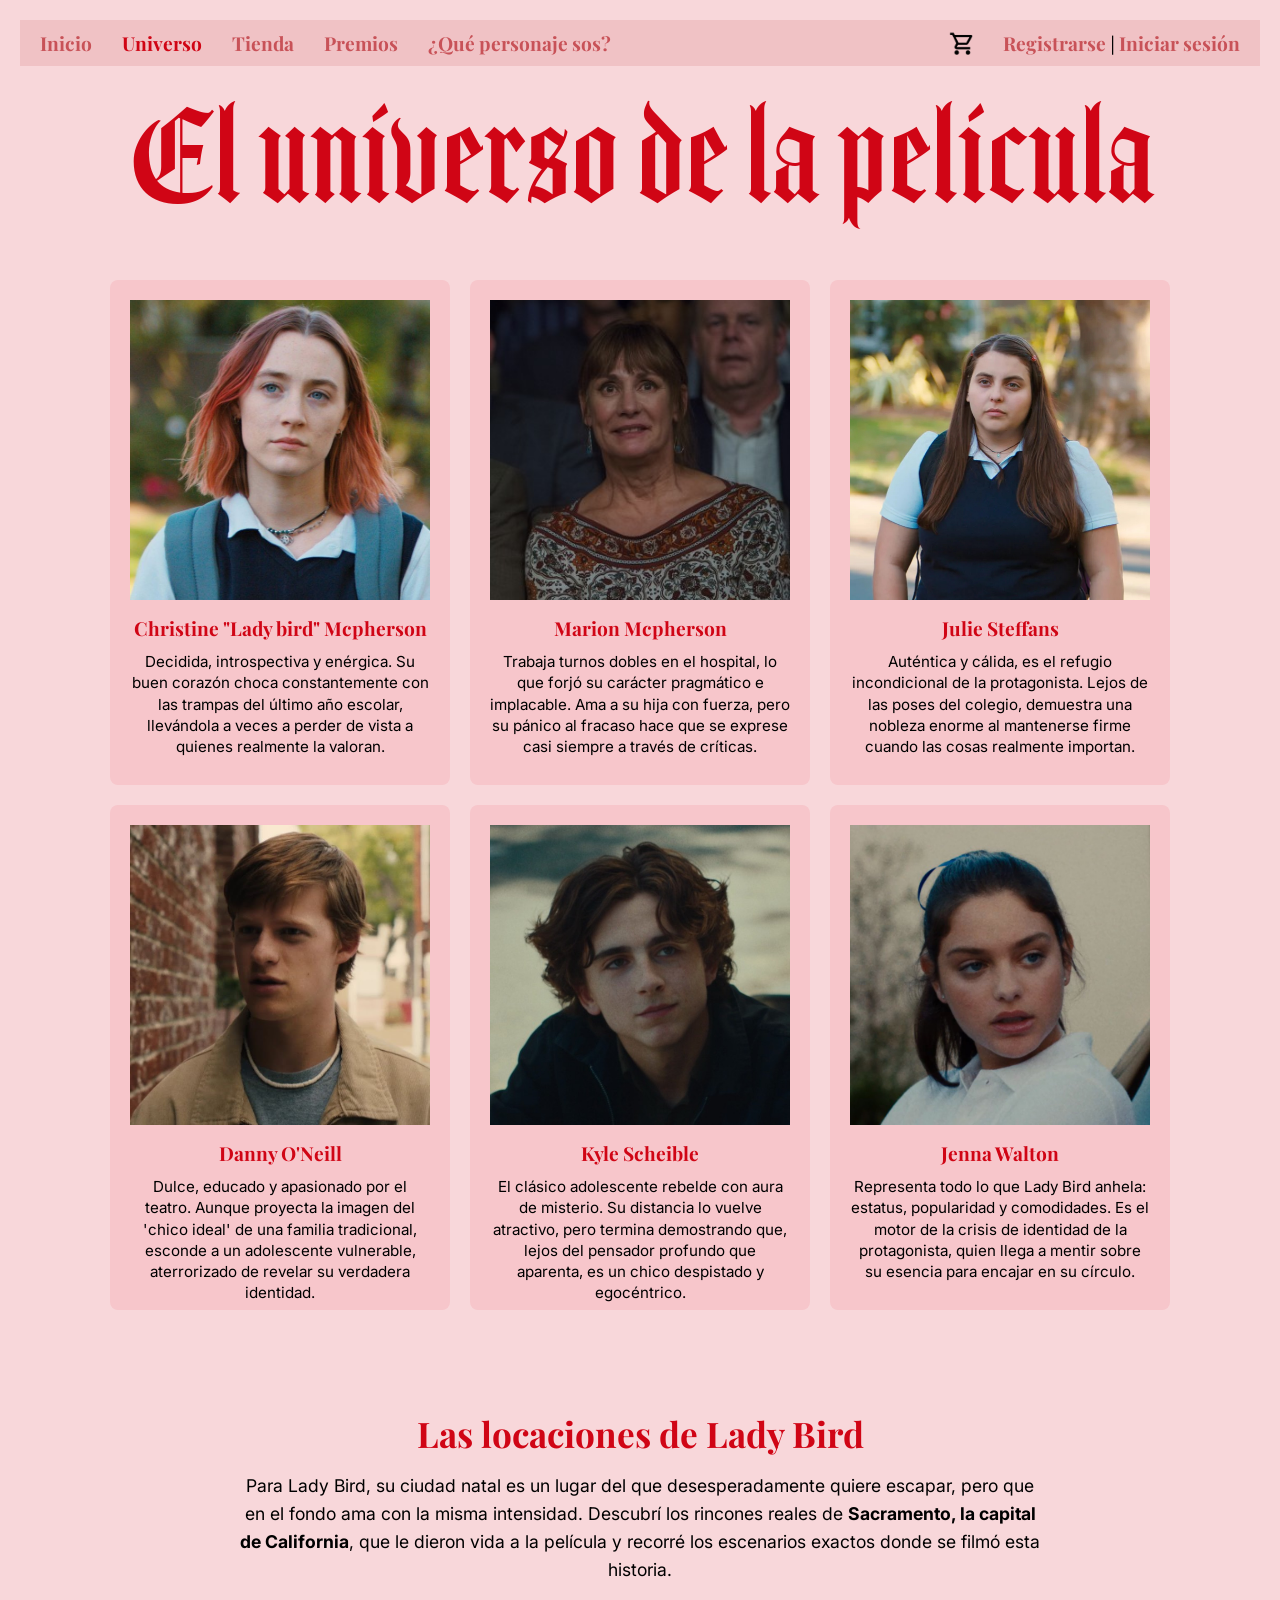
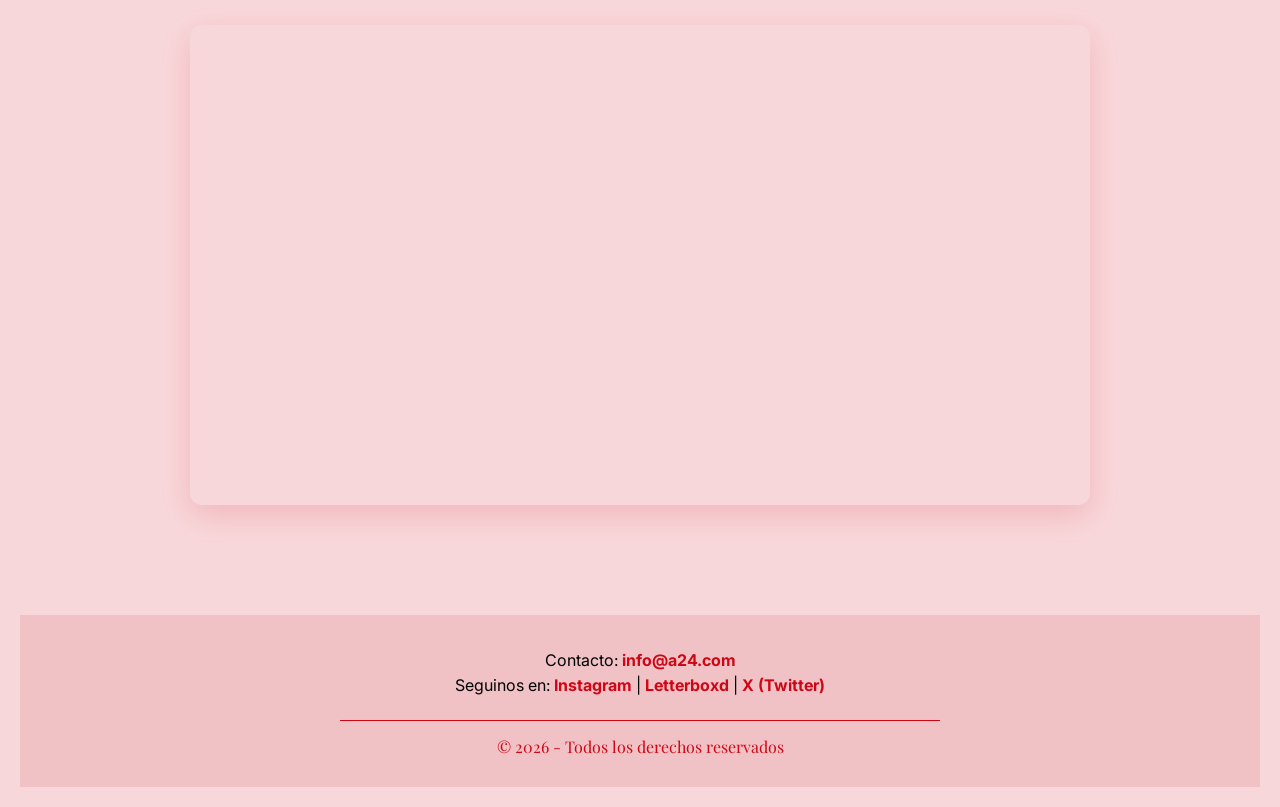
<file: universo.html>
<!DOCTYPE html:5>
<html>
    <head>
        <title> El universo de la pelicula</title>
         <link rel="stylesheet" href="styles.css">
         <link rel="preconnect" href="https://fonts.googleapis.com">
<link rel="preconnect" href="https://fonts.gstatic.com" crossorigin>
<link href="https://fonts.googleapis.com/css2?family=UnifrakturCook:wght@700&display=swap" rel="stylesheet">
  <link rel="preconnect" href="https://fonts.googleapis.com">
<link rel="preconnect" href="https://fonts.gstatic.com" crossorigin>
<link href="https://fonts.googleapis.com/css2?family=Playfair+Display:ital,wght@0,400..900;1,400..900&display=swap" rel="stylesheet">
<link rel="preconnect" href="https://fonts.googleapis.com">
<link rel="preconnect" href="https://fonts.gstatic.com" crossorigin>
<link href="https://fonts.googleapis.com/css2?family=Inter:ital,opsz,wght@0,14..32,100..900;1,14..32,100..900&display=swap" rel="stylesheet">
    </head>
    <body>
        <header>
          <button class="menu-toggle" id="menu-toggle" onclick="toggleMenu()">
            ☰
          </button>

    <nav class="header-izquierda" id="nav-links">
                <a href="index.html">Inicio</a>
                <a href="universo.html" class="usando">Universo</a>
                <a href="tienda.html">Tienda</a>
                <a href="premios.html">Premios</a>
                <a href="Quiz.html">¿Qué personaje sos?</a>
            </nav>
         <nav class="header-derecha">
        <a href="#" class="carrito-link">
          <img src="carrito.png" alt="Carrito" class="icono-carrito">
        </a>
        <span id="zona-usuario">
        <span id="botones-ingreso">
          <a href="#" onclick="abrirRegistro()">Registrarse</a> | <a href="#" onclick="abrirLogin()">Iniciar sesión</a>
        </span>
        
        <span id="mensaje-bienvenida" style="display: none;">
          <span id="texto-hola" style="font-family:'Inter', serif; font-weight: bold;"></span> | 
          <a href="#" onclick="cerrarSesion()">Cerrar sesión</a>
        </span>
      </span>
    </nav>
    
    <div id="popup-login" class="popup recuadro-caja" style="display: none;">
      <h3 style="color:#d00515; font-family:'Playfair Display', serif;">Iniciar Sesión</h3>
      <p style="font-family:'Inter', serif; margin-bottom: 5px;">Tu Nombre:</p>
      <input type="text" id="login-nombre" placeholder="Ej: Valentina" style="margin-bottom: 15px; padding: 5px; width: 100%;">
      <button onclick="procesarLogin()" class="boton-cerrar">Ingresar</button>
      <button onclick="cerrarPopups()" class="boton-cerrar" style="background-color: #333;">Cancelar</button>
      <p style="margin-top: 15px; font-family:'Inter', serif; font-size: 14px;">
        ¿No tenés cuenta? <a href="#" onclick="abrirRegistro()">Registrate acá</a>
      </p>
    </div>
    
    <div id="popup-registro" class="popup recuadro-caja" style="display: none;">
      <h3 style="color:#d00515; font-family:'Playfair Display', serif;">Registrarse</h3>
      <p style="font-family:'Inter', serif; margin-bottom: 5px;">Tu Nombre:</p>
      <input type="text" id="registro-nombre" placeholder="Ej: Valentina" style="margin-bottom: 15px; padding: 5px; width: 100%;">
      <p style="font-family:'Inter', serif; margin-bottom: 5px;">Tu Email:</p>
      <input type="email" id="registro-email" placeholder="lady@bird.com" style="margin-bottom: 15px; padding: 5px; width: 100%;">
      <button onclick="procesarRegistro()" class="boton-cerrar">Crear cuenta</button>
      <button onclick="cerrarPopups()" class="boton-cerrar" style="background-color: #333;">Cancelar</button>
    </div>
  </header>
        <h1>El universo de la pelicula</h1>

        <section class="personajes">
            <div class="cuadrado-personaje">
                <div class="imagen-personaje">
                    <video autoplay loop muted playsinline class="video-fondo">

                        <source src="Fotospersonajes/VideoChristineladybirdnuevoclaselol.mp4" type="video/mp4">

                    </video>
                    <img src="Fotospersonajes/fotorealrealLB.jpg" class="foto-frente">
                </div>
                <h3>Christine "Lady bird" Mcpherson</h3>
                <p class="descripcion-pjs">Decidida, introspectiva y enérgica. Su buen corazón choca constantemente con las trampas del último año escolar, llevándola a veces a perder de vista a quienes realmente la valoran.</p>
            </div>
            <div class="cuadrado-personaje">
                <div class="imagen-personaje">
                    <video autoplay loop muted playsinline class="video-fondo">
                        <source src="Fotospersonajes/Marioneee video [protyecto web.mp4" type="video/mp4">
                    </video>
                    <img src="Fotospersonajes/marioncapaz.jpg" class="foto-frente">
                </div>
                <h3>Marion Mcpherson</h3>
                <p class="descripcion-pjs">Trabaja turnos dobles en el hospital, lo que forjó su carácter pragmático e implacable. Ama a su hija con fuerza, pero su pánico al fracaso hace que se exprese casi siempre a través de críticas.</p>
            </div>
    
            <div class="cuadrado-personaje">
                <div class="imagen-personaje">
                    <video autoplay loop muted playsinline class="video-fondo">
                        <source src="Fotospersonajes/Nuevovideojulieclase.mp4" type="video/mp4">
                    </video>
                    <img src="Fotospersonajes/nuevanuevafotojulie.jpg" class="foto-frente">
                </div>
                <h3>Julie Steffans</h3>
                <p class="descripcion-pjs">Auténtica y cálida, es el refugio incondicional de la protagonista. Lejos de las poses del colegio, demuestra una nobleza enorme al mantenerse firme cuando las cosas realmente importan.</p>
            </div>

            <div class="cuadrado-personaje">
                <div class="imagen-personaje">
                     <video autoplay loop muted playsinline class="video-fondo">
                        <source src="Fotospersonajes/NUEVOVIDEODANNY.mp4" type="video/mp4">
                    </video>
                    <img src="Fotospersonajes/fotodanny1.jpg" class="foto-frente">
                </div>
                <h3>Danny O'Neill</h3>
                <p class="descripcion-pjs">Dulce, educado y apasionado por el teatro. Aunque proyecta la imagen del 'chico ideal' de una familia tradicional, esconde a un adolescente vulnerable, aterrorizado de revelar su verdadera identidad.</p>
            </div>

            <div class="cuadrado-personaje">
                <div class="imagen-personaje">
                    <video autoplay loop muted playsinline class="video-fondo">
                        <source src="Fotospersonajes/NUEVIOCLASEKYLE.mp4" type="video/mp4">
                    </video>
                    <img src="Fotospersonajes/Kylecapazm1.jpg" class="foto-frente">
                </div>
                <h3>Kyle Scheible</h3>
                <p class="descripcion-pjs">El clásico adolescente rebelde con aura de misterio. Su distancia lo vuelve atractivo, pero termina demostrando que, lejos del pensador profundo que aparenta, es un chico despistado y egocéntrico.</p>
            </div>

             <div class="cuadrado-personaje">
                <div class="imagen-personaje">
                     <video autoplay loop muted playsinline class="video-fondo">
                        <source src="Fotospersonajes/CLASENUEVOJENNA.mp4" type="video/mp4">
                    </video>
                    <img src="Fotospersonajes/fotojennanuevam.jpg" class=foto-frente>
                </div>
                <h3>Jenna Walton</h3>
                <p class="descripcion-pjs">Representa todo lo que Lady Bird anhela: estatus, popularidad y comodidades. Es el motor de la crisis de identidad de la protagonista, quien llega a mentir sobre su esencia para encajar en su círculo.</p>
            </div>
        </section>
<section class="seccion-mapa">
    <div class="contenedor-texto-mapa">
        <h2>Las locaciones de Lady Bird</h2>
        <p>Para Lady Bird, su ciudad natal es un lugar del que desesperadamente quiere escapar, pero que en el fondo ama con la misma intensidad. Descubrí los rincones reales de <strong>Sacramento, la capital de California</strong>, que le dieron vida a la película y recorré los escenarios exactos donde se filmó esta historia.</p>
    </div>
    
    <div class="contenedor-iframe">
        <iframe src="https://www.google.com/maps/d/u/4/embed?mid=1rDuziK86xMrrmRM3bzXUV0yM9jxv9cI&ehbc=2E312F" height="480"></iframe>
    </div>
</section>
       
<footer class="footer-copyright">
         <div class="info-contacto">
        <p>Contacto: <a href="mailto:info@a24.com">info@a24.com</a></p>
        <p>Seguinos en: 
            <a href="https://www.instagram.com/ladybirdmovie/" target="_blank">Instagram</a> | 
            <a href="https://letterboxd.com/film/lady-bird/" target="_blank">Letterboxd</a> | 
            <a href="https://twitter.com/LadyBirdMovie" target="_blank">X (Twitter)</a>
        </p>
      </div>
        <p class="legales">© 2026 - Todos los derechos reservados</p>
       </footer>
       
       <script src="script.js"></script>
    </body>
</html>
</file>
<file: styles.css>
body{
    background-color:#F8D7DA;
    margin:0%;
    padding:20px;
    font-family: 'inter', serif;
}

@font-face{
     font-family:"Amador";
     src: url('Fonts/Amador-W01-Regular.woff') format('woff');
}

.menu-toggle {
    display: none;
    background: none;
    border: none;
    font-size: 2rem;
    cursor: pointer;
    color: #d00515;
}

@media (max-width: 768px) {
    .menu-toggle {
        display: block;
        .info-dos-columnas {
        flex-direction: column;
    }
}

.header-izquierda {
        display: none;
        flex-direction: column;
        position: absolute;
        top: 70px;
        left: 0;
        width: 100%;
        background-color: #f0c2c5;
        padding: 20px 0;
        text-align: center;
        gap: 20px;
        box-shadow: 0px 4px 6px rgba(0,0,0,0.1);
        overflow: hidden
    }

.header-izquierda.activo {
        display: flex;
    }
}

h1{
     color:#d00515;
     font-family:"Amador", cursive;
     text-align:center;
     font-size: 8rem;
     margin-top: 20px;
     margin-bottom: 20px;
     font-weight: normal;
}

h2{
     color:#d00515;
     font-family:"Amador", cursive;
     text-align:center;
     font-size: 3rem;
     margin-top: 20px;
     margin-bottom: 20px;
     font-weight: normal;
}

header{
    display:flex;
    justify-content:space-between;
    align-items:center;
    padding:10px 20px;
    background-color: #f0c2c5;
}

.header-izquierda,.header-derecha{
display:flex;
align-items:center;
gap: 30px;
}

.icono-carrito {
    width: 24px;
    height: 24px;
    vertical-align: middle;
    object-fit: contain;
}

.carrito-link {
    display: flex;
    align-items: center;
}

nav a{
    text-decoration:none;
    color:#C85258;
    font-family: 'Playfair Display', serif;
    font-size: 1.2rem;
    font-weight: bold;
}

nav a.usando{
    font-weight: bold;
    color:#D00515
}

section{
    display:flex;
    justify-content:center;
    align-items:center;
    padding:20px;
}

.videocontainer{
    width:100%;
    max-width:800px;
}

.videocontainer iframe{
    width:100%;
    height:450px;
}

.info-dos-columnas{
    display:flex;
    justify-content:space-between;
    align-items: stretch;
    max-width: 900px;
    margin: 40px auto;
    padding: 0 20px;
    gap: 30px;
}

.recuadro-caja {
background-color:#F7C6CB;
border-radius: 8px;
padding: 25px;
}

.info-dos-columnas .columna{
    flex:1;
    padding:0 30px;
}

.columna-izquierda {
    border-right: 2px solid #d00515;
}

.info-dos-columnas h2 {
    color: #d00515;
    font-size: 1.8rem;
    margin-bottom: 15px;
    font-family:'Playfair Display', serif;
    font-weight: bold;
}

.info-dos-columnas p{
    color: #000;
    line-height: 1.6;
    font-family: "Inter", serif;
    font-size:1.3rem;
}
.seccion-cita {
    max-width: 600px;
    margin: 40px auto;
    text-align: center;
    padding: 0 20px;
}
.cita-critica .texto-cita{
    font-style: italic;
    font-size: 1.6rem;
    color: #000000;
}

.cita-critica .autor-cita {
    margin-top: 10px;
    font-size: 1.2rem;
    color: #d00515;
    font-weight: bold;
}

.footer-copyright {
  background-color: #f0c2c5;
    padding: 30px 20px;
    text-align: center;
    margin-top: 50px;
    display: flex;
    flex-direction: column;
    align-items: center;
    gap: 20px;
}

.footer-copyright p {
    color: #d00515;
    font-family: 'Playfair Display', serif;
    font-size: 1rem;
    margin: 0;
}

.info-contacto p {
    font-family: "Inter", serif;
    color: #000000;
    margin: 5px 0;
    font-size: 1rem;
}

.info-contacto a {
    color: #d00515;
    text-decoration: none;
    font-weight: bold;
}

.info-contacto a:hover {
    text-decoration: underline;
}

.legales {
    color: #d00515;
    font-family: 'Playfair Display', serif;
    font-size: 0.9rem;
    margin: 0;
    padding-top: 15px;
    border-top: 1px solid #d00515;
    width: 100%;
    max-width: 600px;
}

#botonesAuth {
    display: inline-flex;
    align-items: center;
    gap: 30px;
}

#botonesAuth {
    color: #C85258; 
    font-family: 'Playfair Display', serif;
    font-size: 1.2rem;
}



.popup {
    position: fixed;
    top: 50%;
    left: 50%;
    transform: translate(-50%, -50%);
    background-color: #F8D7DA;
    padding: 30px;
    width: 320px;
    border: 2px solid #d00515;
    border-radius: 8px;
    box-shadow: 0px 4px 20px rgba(0,0,0,0.6);
    z-index: 1000; 
}

.boton-cerrar {
    background-color: #d00515;
    color: white;
    border: none;
    padding: 10px 15px;
    font-family: "Inter", serif;
    font-size: 1rem;
    border-radius: 5px;
    cursor: pointer;
    margin-right: 10px;
    margin-top: 10px;
}

.boton-cerrar:hover {
    opacity: 0.8;
}

.personajes {
    display: flex;
    flex-wrap: wrap;
    justify-content: center;
    gap: 20px;
    max-width: 1200px;
    margin: 40px auto;
    padding:0 10px;
}

.cuadrado-personaje {
    background-color: #F7C6CB;
    border-radius: 8px;
    padding: 20px;
    width: 340px;
    height: 505px;
    box-sizing: border-box;
    text-align: center;
}

.imagen-personaje {
    position: relative;
    overflow: hidden;
    aspect-ratio: 1 / 1;
    overflow: hidden;
    width: 100%;
    background-color: #FFFFFF;
    margin-bottom: 15px;
}

.imagen-personaje img {
    width: 100%;
    display: block;
    aspect-ratio: 1 / 1;
    object-fit: cover;
}

.video-fondo, .foto-frente {
    position: absolute;
    top: 0;
    left: 0;
    width: 100%;
    height: 100%;
    object-fit: cover;
    display: block;
    transition: opacity 0.4s ease;
}
.imagen-personaje:hover .foto-frente {
    opacity: 0;
}

.cuadrado-personaje h3 {
    color: #d00515;
    font-family: 'Playfair Display', serif;
    font-size: 1.2rem;
    margin: 10px 0;
}

.descripcion-pjs {
    color: #000000;
    font-family: "Inter", serif;
    font-size: 0.95rem;
    line-height: 1.4;
    margin: 0;
}

.seccion-mapa {
    display: flex;
    flex-direction: column;
    align-items: center;
    padding: 60px 20px;
}

.contenedor-texto-mapa {
    max-width: 800px;
    text-align: center;
    margin-bottom: 40px;
}

.contenedor-texto-mapa h2 {
    color: #d00515;
    font-family: 'Playfair Display', serif;
    font-weight: bold;
    font-size: 2.2rem;
    margin-top: 0;
    margin-bottom: 15px;
}

.contenedor-texto-mapa p {
    font-family: "Inter", serif;
    color: #000000;
    font-size: 1.1rem;
    line-height: 1.6;
    margin: 0;
}

.contenedor-iframe {
    width: 100%;
    max-width: 900px;
    border-radius: 12px;
    overflow: hidden;
    box-shadow: 0 10px 30px rgba(208, 5, 21, 0.15);
}

.contenedor-iframe iframe {
    width: 100%;
    display: block;
    border: none;
}

.caja-pregunta {
  width: 100%;
  margin-bottom: 25px;
  padding-bottom: 15px;
  border-bottom: 1px solid #ccc;
}

.caja-pregunta button {
  width: 100%;
  text-align: left;
  padding: 10px;
  margin-top: 5px;
  margin-bottom: 5px;
  background-color: #f1f1f1;
  border: 1px solid #ccc;
  border-radius: 5px;
  cursor: pointer;
}

.caja-pregunta button:hover {
  background-color: #D00515;
  color: white;
}

.caja-boton-final {
  margin-top: 20px;
}

.boton-calcular {
  background-color:#D00515;
  color: white;
  padding: 15px 30px;
  font-size: 18px;
  border: none;
  border-radius: 5px;
  font-weight: bold;
  cursor: pointer;
}

.boton-calcular:hover {
  background-color: #b33939;
}

#resultado-quiz {
  margin-top: 30px;
  padding: 20px;
  background-color: #ffefef;
  border: 2px solid #d94848;
  border-radius: 10px;
  text-align: center;
  max-width: 1500px;
}

#nombre-personaje {
  color: #d94848;
  font-size: 50px;
}

.contenedor-tienda {
    display: flex;
    flex-wrap: wrap;
    justify-content: center;
    align-items: stretch;
    gap: 20px;
    max-width: 1500px;
    margin: 0 auto;
    padding: 30px;
    box-sizing: border-box;
}

.cuadrado-producto {
    width: 26%;
    min-width: 250px;
    background-color: #F7C6CB;
    padding: 20px;
    text-align: center;
    border-radius: 10px;
    box-sizing: border-box;
    display: flex;
    flex-direction: column;
}

.cuadrado-producto img {
    width: 100%;
    height: auto;
    border-radius: 5px;
    aspect-ratio: 1 / 1;
    object-fit: cover;
    margin-bottom: 15px;
    display:block
}

.cuadrado-producto h3 {
    color: #d00515;
    font-family: 'Playfair Display', serif;
    font-size: 20px;
    margin-top: 10px;
}

.cuadrado-producto p {
    margin: 10px 0;
    font-family: "Inter", serif;
}

.cuadrado-producto .precio {
    font-size: 18px;
    color: #333;
}

.cuadrado-producto button {
    background-color: #d94848;
    color: white;
    width: 100%;
    padding: 12px;
    font-size: 16px;
    font-weight: bold;
    border: none;
    border-radius: 5px;
    cursor: pointer;
    box-sizing: border-box;
    font-family: "Inter", serif;
    margin-top: auto; 
}

.cuadrado-producto button:hover {
    background-color: #b33939;
}

#mensajeLindo {
    position: fixed;
    top: 50%;
    left: 50%;
    transform: translate(-50%, -50%);
    background-color: #f0c2c5;
    border: 2px solid #d00515;
    padding: 30px;
    text-align: center;
    border-radius: 8px;
    z-index: 200;
    box-shadow: 0px 4px 10px rgba(0,0,0,0.2);
}

#mensajeLindo p {
    color: #d00515;
    font-family: 'Playfair Display', serif;
    font-size: 1.5rem;
    font-weight: bold;
}

.boton-cerrar {
    background-color: #d00515;
    color: white;
    border: none;
    padding: 10px 20px;
    font-family: 'Inter', serif;
    font-weight: bold;
    cursor: pointer;
    border-radius: 5px;
    margin-top: 10px;
}

#cajaCarrito {
    position: absolute; 
    top: 80px; 
    right: 20px;
    background-color: #F7C6CB;
    border: 2px solid #d00515;
    padding: 20px;
    border-radius: 8px;
    z-index: 100;
    min-width: 250px;
}

.seccion-premios {
    display: flex;
    gap: 30px;
    max-width: 1200px;
    margin: 40px auto;
    padding: 0 20px;
    box-sizing: border-box;
    align-items: flex-start;
}

.panel-filtros {
    width: 25%;
    background-color: #ffefef;
    padding: 20px;
    border-radius: 10px;
    box-sizing: border-box;
    border: 1px solid #F7C6CB;
}

.panel-filtros h3 {
    color: #d00515;
    font-family: 'Playfair Display', serif;
    font-size: 1.5rem;
    margin-top: 0;
    margin-bottom: 20px;
}

.filtro-btn {
    display: block;
    width: 100%;
    padding: 12px;
    margin-bottom: 10px;
    background-color: transparent;
    border: 1px solid #d00515;
    color: #d00515;
    font-family: "Inter", serif;
    font-size: 1rem;
    font-weight: bold;
    border-radius: 5px;
    cursor: pointer;
    text-align: left;
    box-sizing: border-box;
}

.filtro-btn:hover, .filtro-btn.activo {
    background-color: #d00515;
    color: white;
}

.contenedor-tarjetas-premios {
    width: 75%;
    display: flex;
    flex-wrap: wrap;
    gap: 20px;
}

.tarjeta-premio {
    flex: 0 0 31%;
    height: 230px;
    perspective: 1000px;
    background-color: transparent;
}

.tarjeta-interior {
    position: relative;
    width: 100%;
    height: 100%;
    transition: transform 0.6s ease, box-shadow 0.6s ease; 
    transform-style: preserve-3d;
    border-radius: 8px; 
}

.tarjeta-premio:hover .tarjeta-interior {
    transform: translateY(-5px) rotateY(180deg);
    box-shadow: 0 10px 20px rgba(208, 5, 21, 0.15);
}

.tarjeta-frente, .tarjeta-dorso {
    position: absolute;
    width: 100%;
    height: 100%;
    -webkit-backface-visibility: hidden;
    backface-visibility: hidden;
    border-radius: 8px;
    box-sizing: border-box;
    padding: 20px;
    display: flex;
    flex-direction: column;
    align-items: center;
    justify-content: center;
    text-align: center;
}

.tarjeta-frente {
    background-color: #F7C6CB; 
}

.tarjeta-dorso {
    background-color: #d00515; 
    color: white;
    transform: rotateY(180deg);
    font-family: "Inter", serif;
}

.tarjeta-dorso p {
    font-size: 0.95rem;
    line-height: 1.5;
    margin: 0;
    color: white;
}

.tarjeta-premio h3 {
    color: #d00515;
    font-family: 'Playfair Display', serif;
    font-size: 1.2rem;
    margin: 0 0 10px 0;
}

.tarjeta-premio p {
    font-family: "Inter", serif;
    color: #000000;
    margin: 0 0 20px 0;
}

.etiqueta-premio {
    background-color: white;
    color: #d00515;
    padding: 6px 15px;
    border-radius: 20px;
    font-family: "Inter", serif;
    font-size: 0.9rem;
    font-weight: bold;
    display: inline-block;
    margin-top: auto;
}

.etiqueta-nominacion {
    background-color: transparent;
    color: #d00515;
    border: 1px solid #d00515;
    padding: 5px 14px;
    border-radius: 20px;
    font-family: "Inter", serif;
    font-size: 0.9rem;
    font-weight: bold;
    display: inline-block;
    margin-top: auto;
}

input[type="radio"][name="premios"] {
    display: none;
}

#filtro-pelicula:checked ~ .seccion-premios .tarjeta-premio:not([data-categoria="pelicula"]),
#filtro-direccion:checked ~ .seccion-premios .tarjeta-premio:not([data-categoria="direccion"]),
#filtro-actuacion:checked ~ .seccion-premios .tarjeta-premio:not([data-categoria="actuacion"]),
#filtro-guion:checked ~ .seccion-premios .tarjeta-premio:not([data-categoria="guion"]) {
    display: none;
}

#filtro-todos:checked ~ .seccion-premios label[for="filtro-todos"],
#filtro-pelicula:checked ~ .seccion-premios label[for="filtro-pelicula"],
#filtro-direccion:checked ~ .seccion-premios label[for="filtro-direccion"],
#filtro-actuacion:checked ~ .seccion-premios label[for="filtro-actuacion"],
#filtro-guion:checked ~ .seccion-premios label[for="filtro-guion"] {
    background-color: #d00515;
    color: white;
}

.seccion-formulario {
    display: flex;
    justify-content: center;
    align-items: center;
    min-height: 70vh;
    padding: 40px 20px;
}

.contenedor-formulario {
    background-color: #ffefef;
    border: 1px solid #F7C6CB;
    padding: 40px;
    border-radius: 10px;
    width: 100%;
    max-width: 400px;
    box-sizing: border-box;
    box-shadow: 0 10px 20px rgba(208, 5, 21, 0.05);
}

.contenedor-formulario h2 {
    color: #d00515;
    font-family: 'Playfair Display', serif;
    text-align: center;
    margin-top: 0;
    margin-bottom: 30px;
    font-size: 2rem;
}

.grupo-input {
    margin-bottom: 20px;
}

.grupo-input label {
    display: block;
    font-family: "Inter", serif;
    color: #d00515;
    font-weight: bold;
    margin-bottom: 8px;
    font-size: 0.9rem;
}

.grupo-input input {
    width: 100%;
    padding: 12px;
    border: 1px solid #F7C6CB;
    border-radius: 5px;
    background-color: white;
    font-family: "Inter", serif;
    box-sizing: border-box;
    color: #000000;
}

.grupo-input input:focus {
    outline: none;
    border: 2px solid #d00515;
}

.btn-submit {
    width: 100%;
    background-color: #d00515;
    color: white;
    border: none;
    padding: 15px;
    font-family: "Inter", serif;
    font-weight: bold;
    font-size: 1rem;
    border-radius: 5px;
    cursor: pointer;
    transition: background-color 0.3s ease, transform 0.2s ease;
    margin-top: 10px;
}

.btn-submit:hover {
    background-color: #a00410;
    transform: translateY(-2px);
}

.link-pie {
    text-align: center;
    font-family: "Inter", serif;
    font-size: 0.9rem;
    margin-top: 25px;
    margin-bottom: 0;
    color: #000000;
}

.link-pie a {
    color: #d00515;
    font-weight: bold;
    text-decoration: none;
}

.link-pie a:hover {
    text-decoration: underline;
}

#seccionUsuario {
    color: #b75c61;
    font-family: 'Playfair Display', serif;
    font-size: 18px;
    font-weight: bold;
}

#seccionUsuario a {
    color: #b75c61;
    text-decoration: none;
}
</file>
